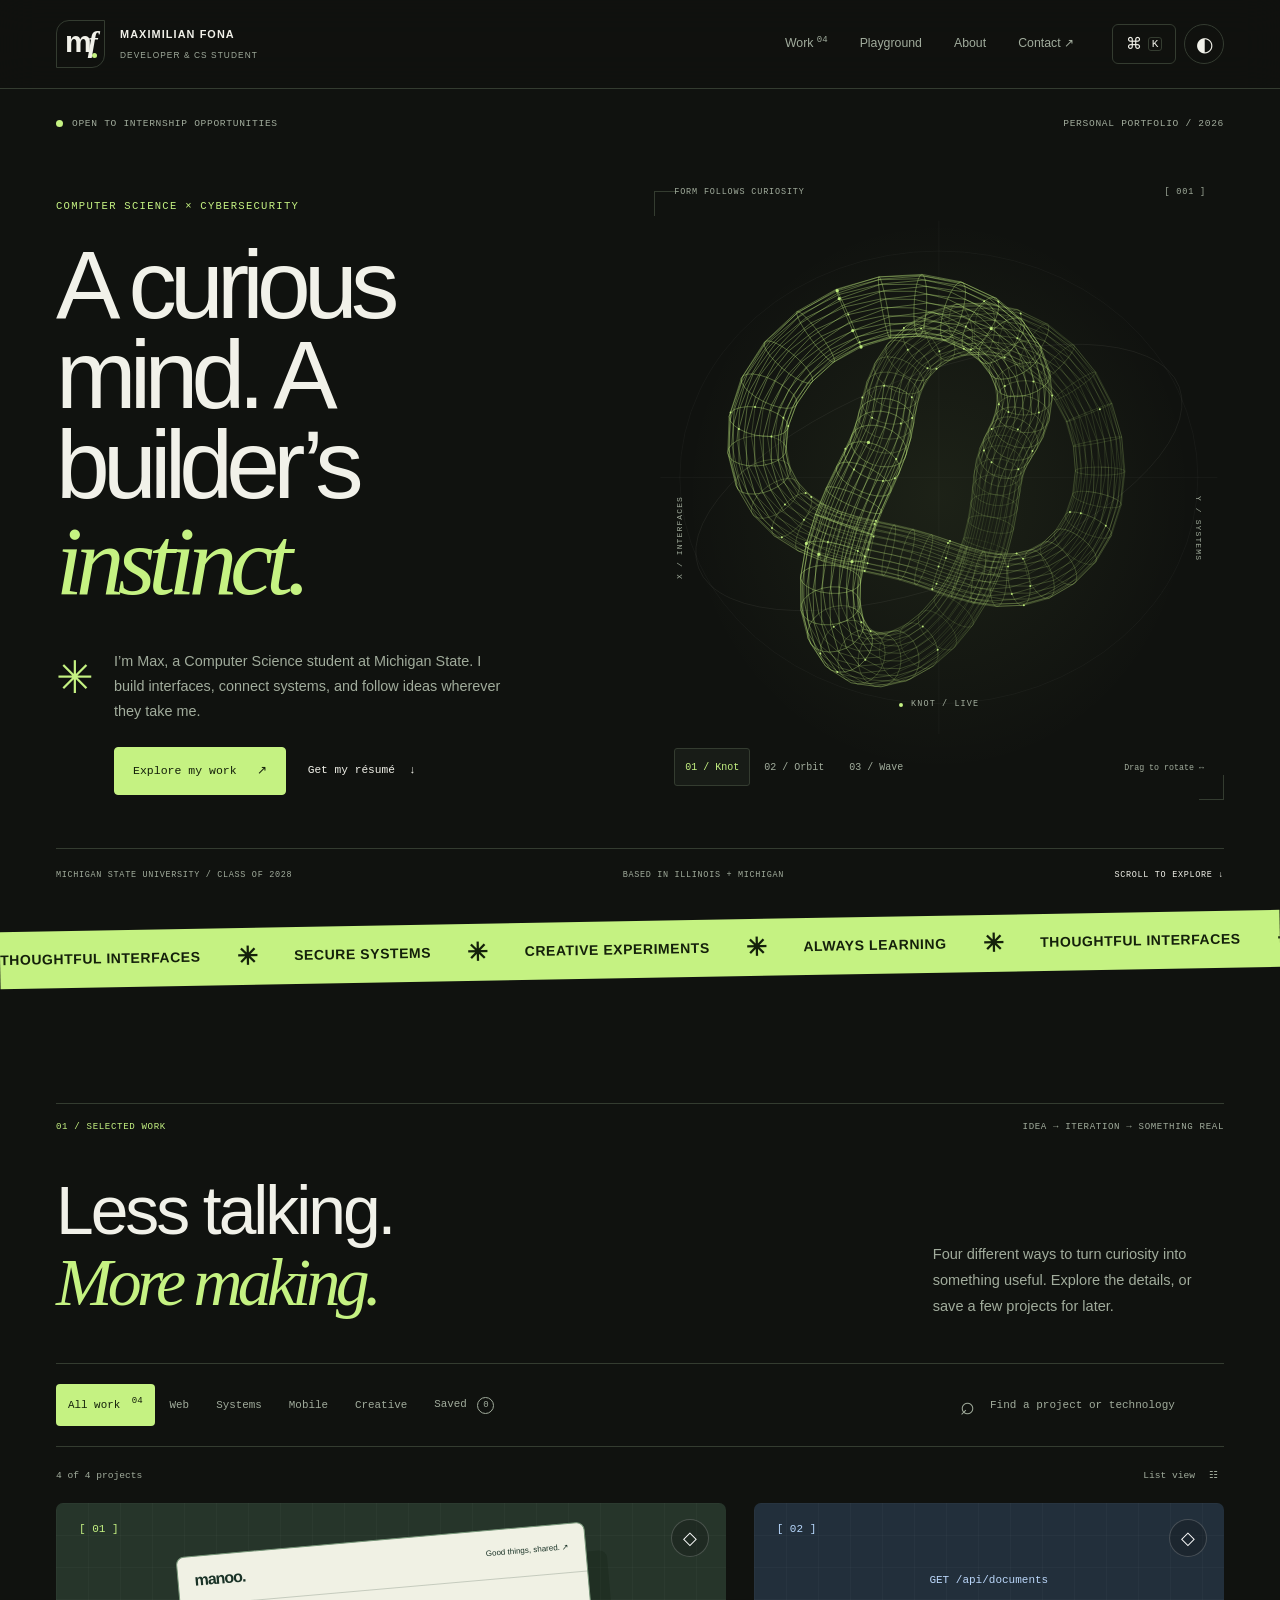
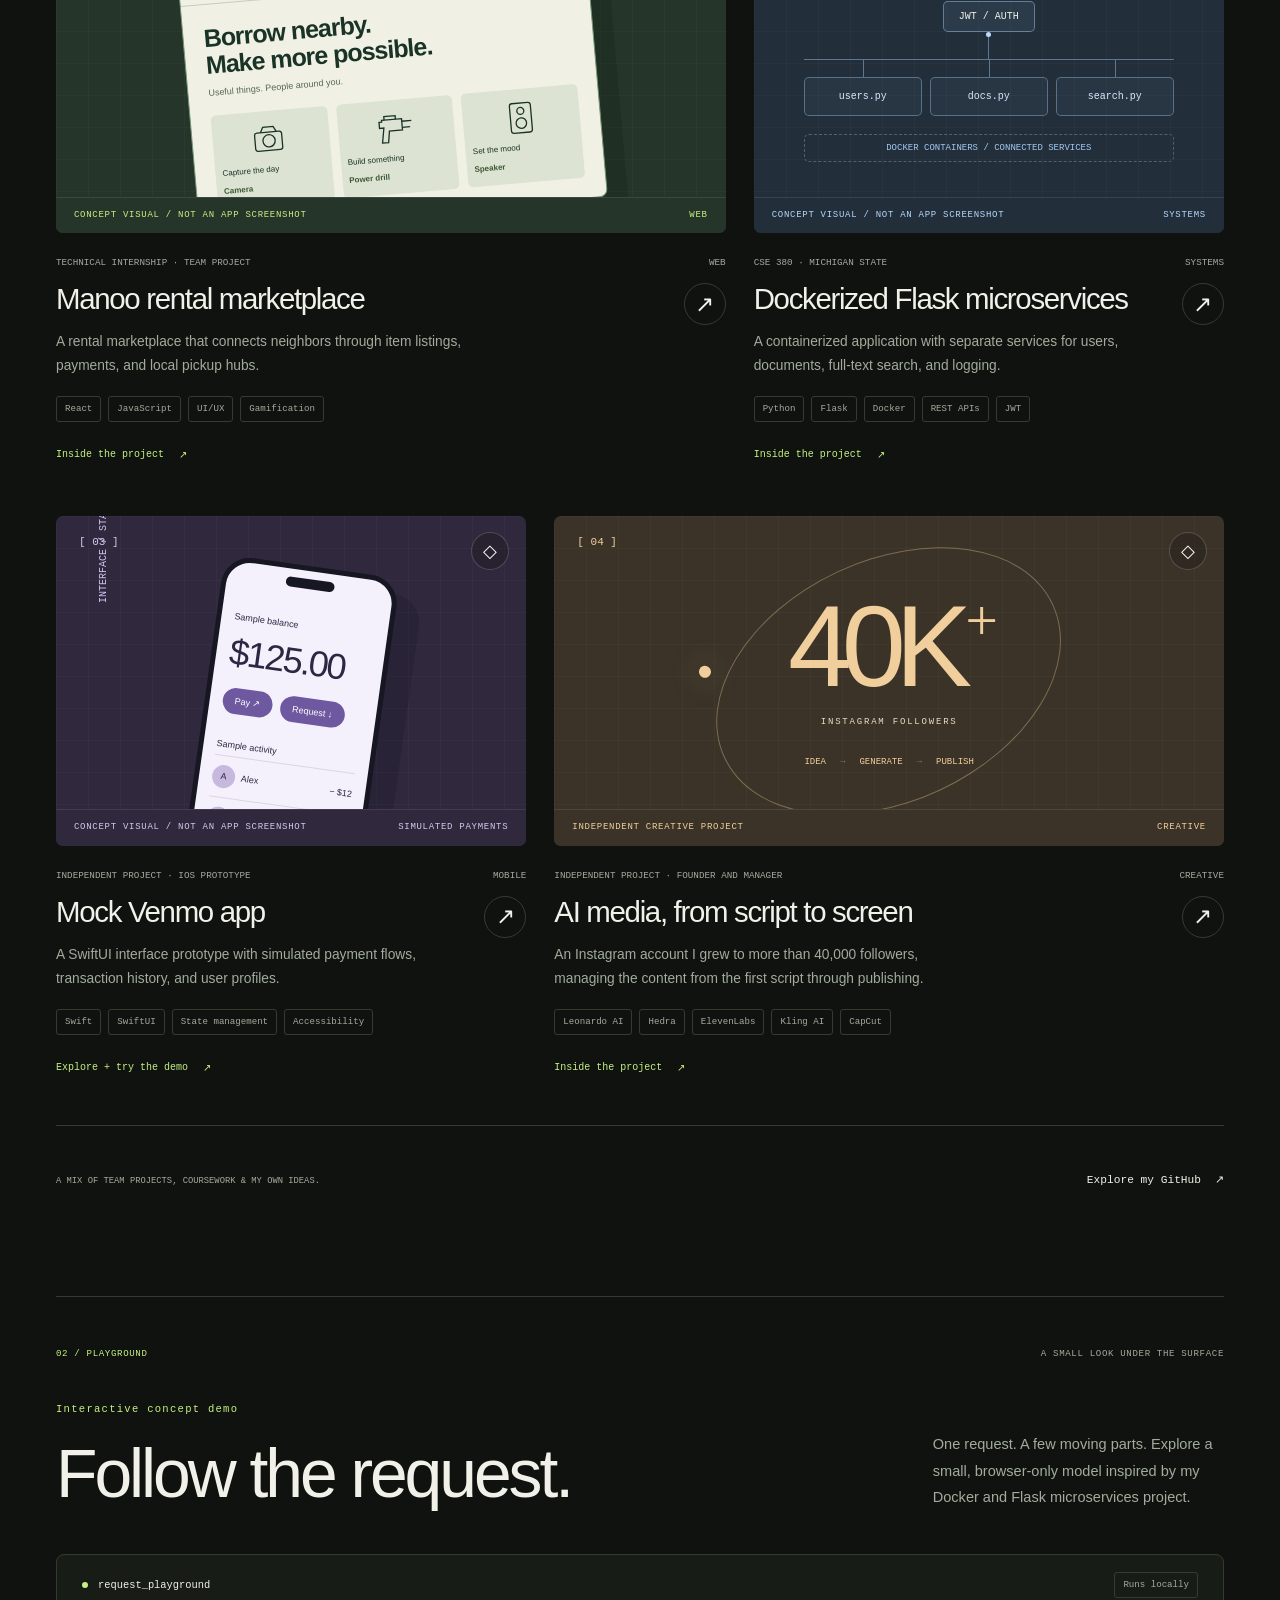
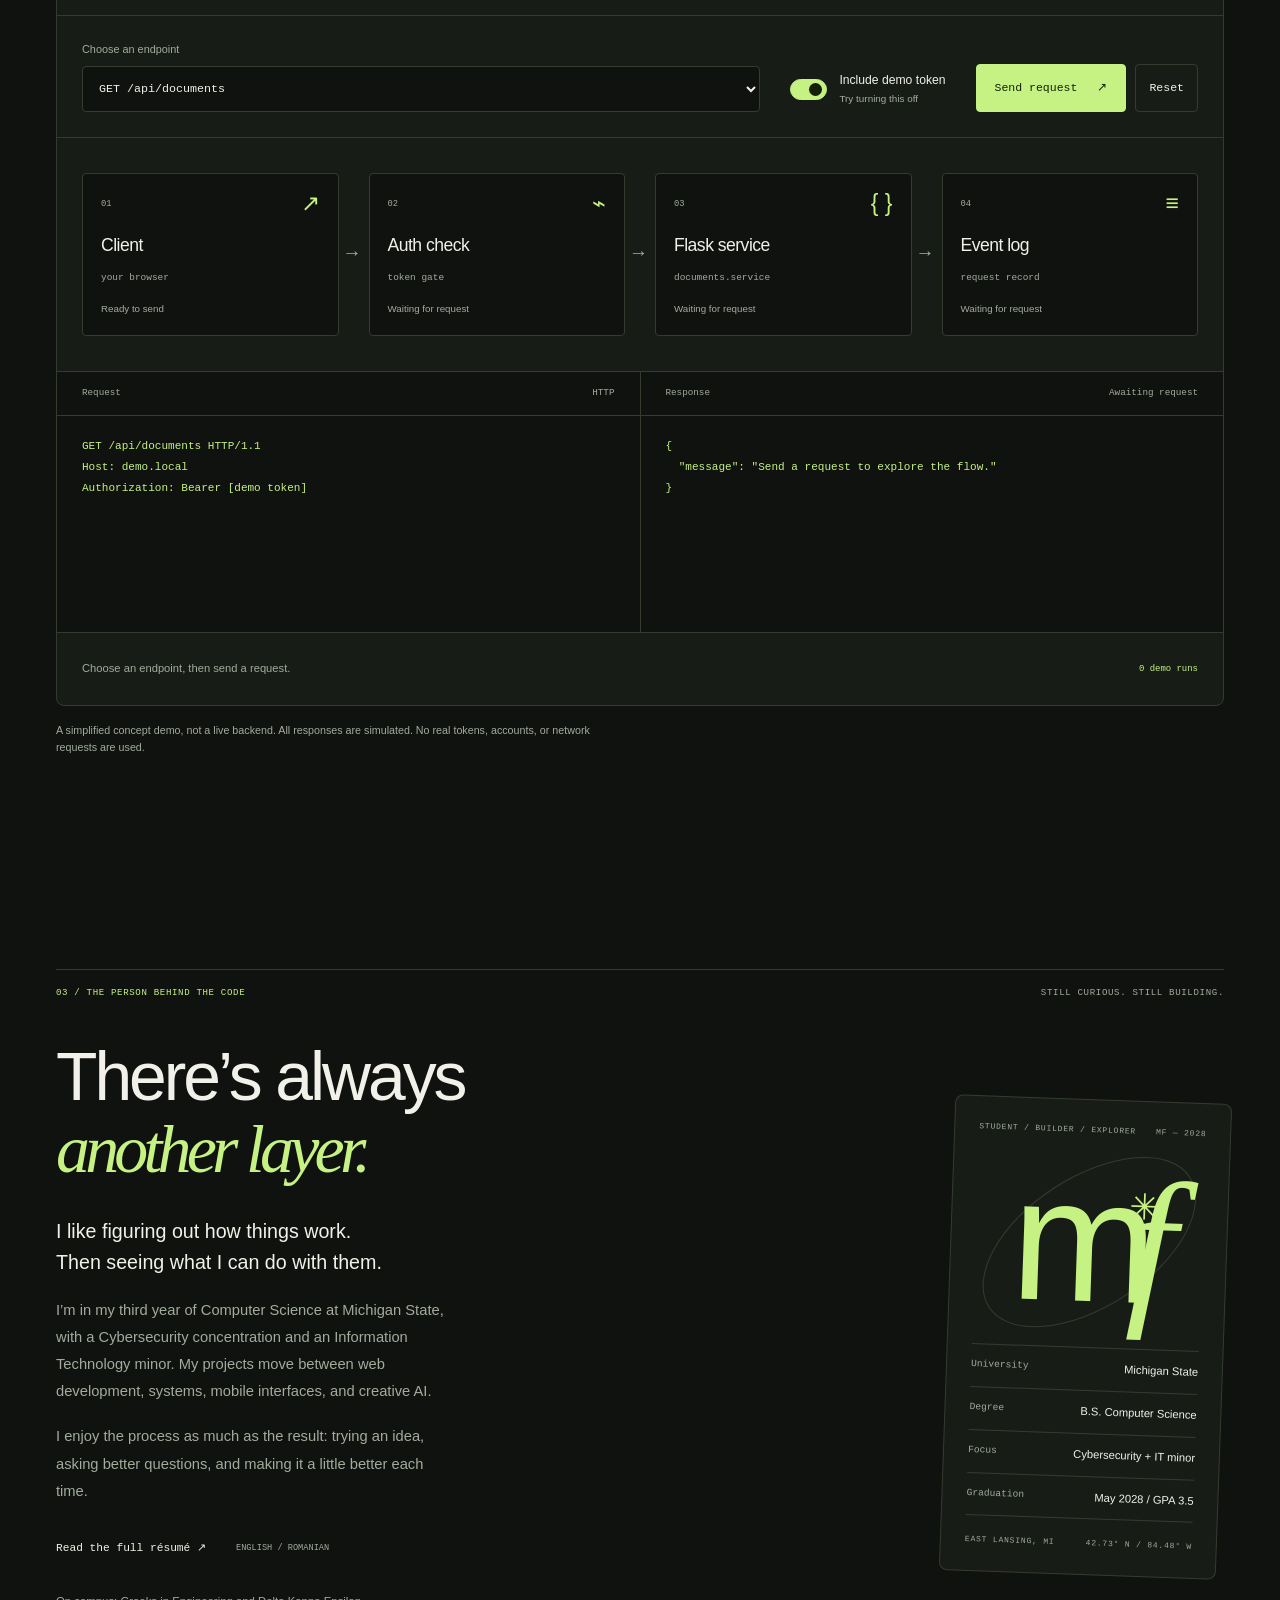
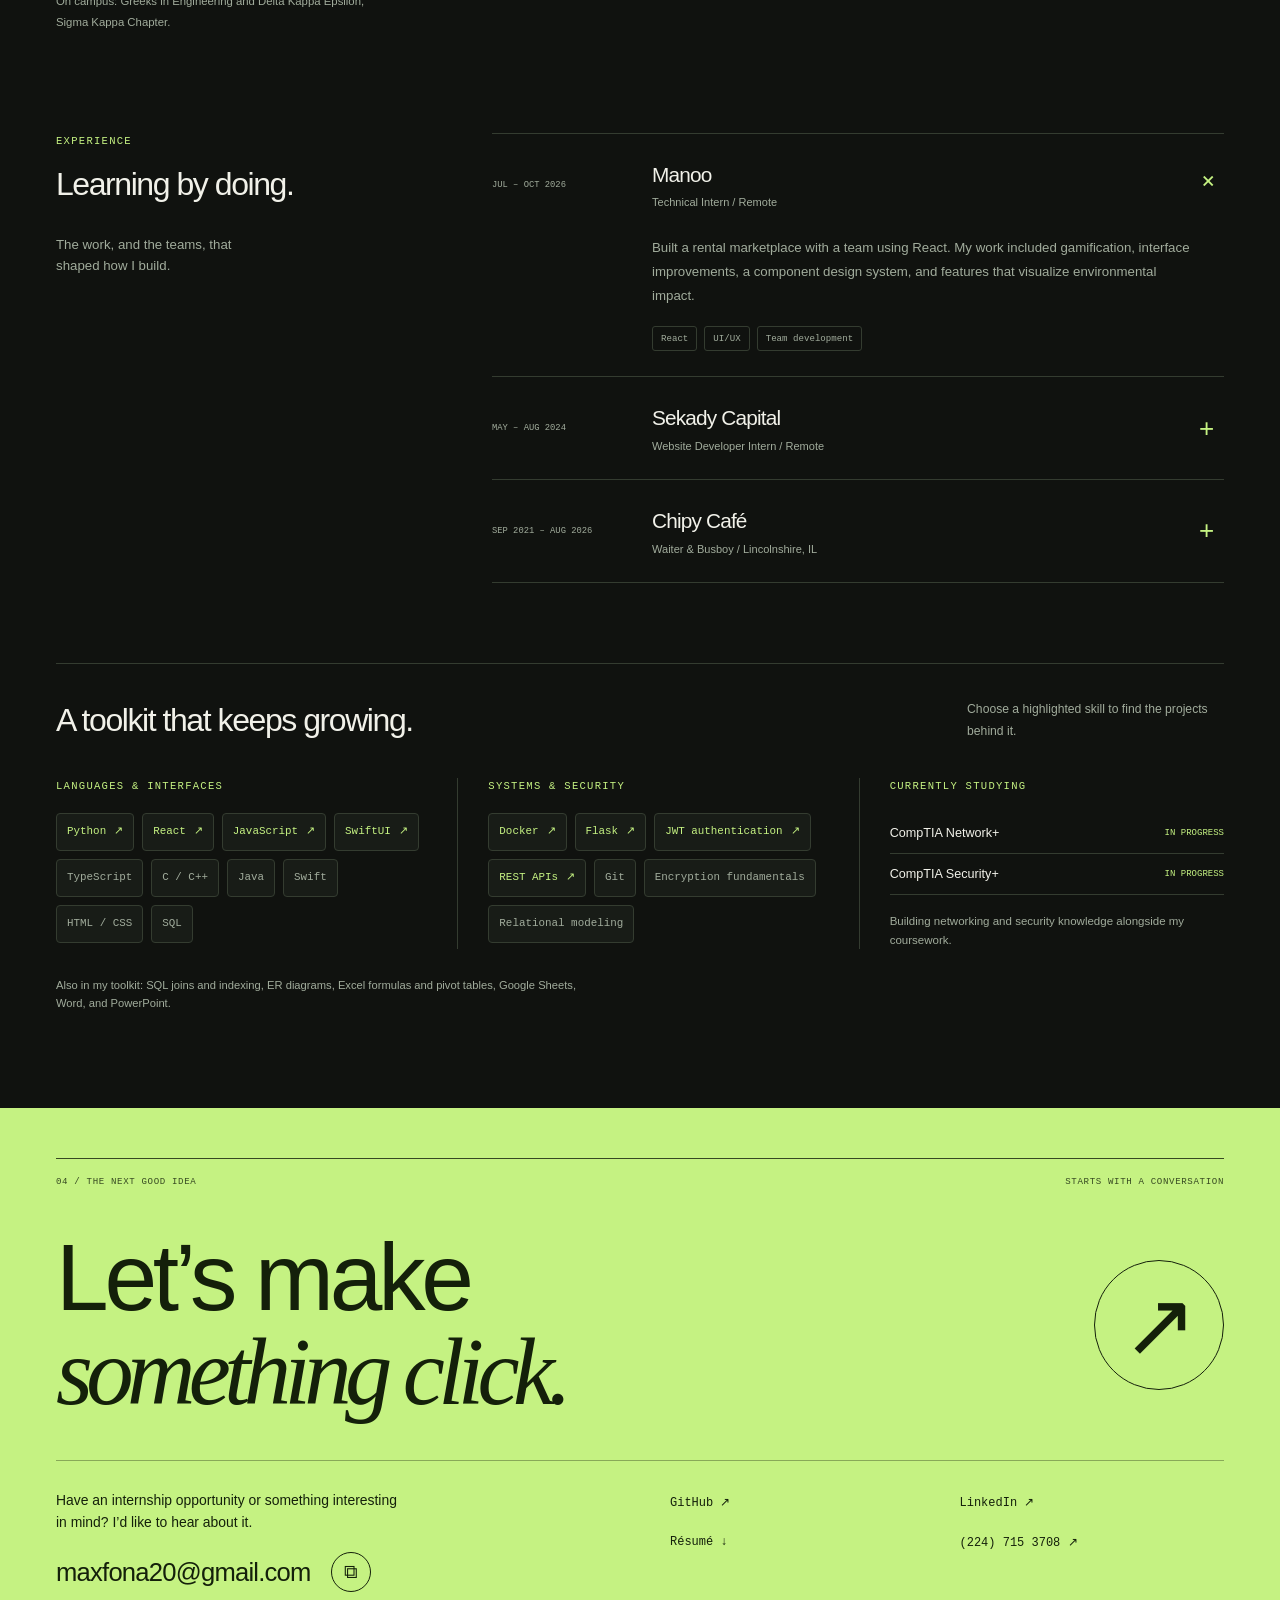
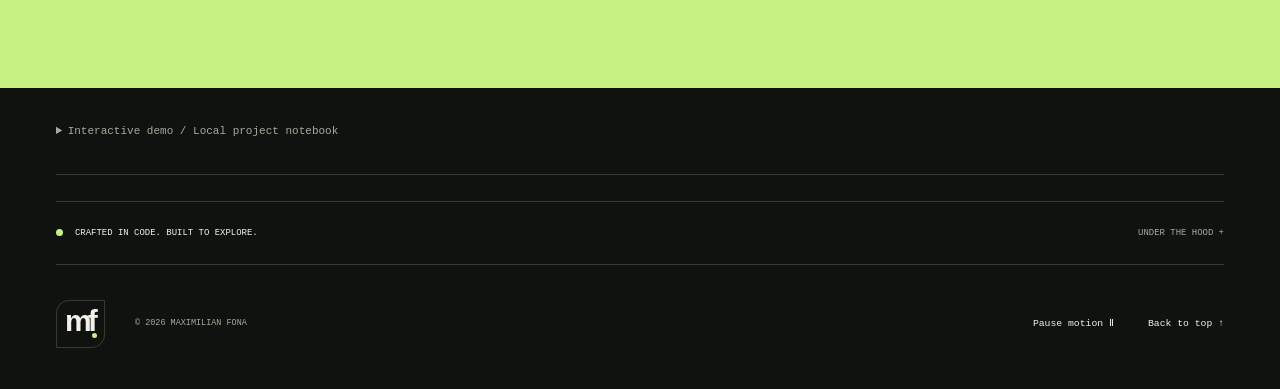
<file: index.html>
<!doctype html>
<html lang="en" data-theme="dark" data-motion="full">
<head>
<meta charset="utf-8"><meta name="viewport" content="width=device-width,initial-scale=1,viewport-fit=cover">
<meta name="color-scheme" content="dark light"><meta name="theme-color" content="#10120f">
<meta name="description" content="Maximilian Fona. Computer Science at Michigan State. Interfaces, secure systems, and creative experiments. Explore the work and try the interactive lab.">
<link rel="icon" type="image/png" href="download.png">
<title>Maximilian Fona • A curious mind. A builder’s instinct.</title>
<script src="preferences.js"></script><link rel="stylesheet" href="styles.css">
</head>
<body>
<a class="skip" href="#main">Skip to content</a>
<header class="top"><div class="topbar wrap">
<a href="#home" class="brand" aria-label="Maximilian Fona, home"><span class="brand-mark">m<span>f</span><i></i></span><span>MAXIMILIAN FONA<small>DEVELOPER & CS STUDENT</small></span></a>
<nav id="primary-nav" aria-label="Main navigation"><a href="#work">Work <sup>04</sup></a><a href="#lab">Playground</a><a href="#about">About</a><a href="#contact">Contact <span aria-hidden="true">↗</span></a></nav>
<div class="tools js-only"><button id="command-open" class="tool command-trigger" aria-label="Open command menu" aria-haspopup="dialog"><span aria-hidden="true">⌘</span><kbd>K</kbd></button><button id="theme-toggle" class="tool" aria-label="Use light theme" aria-pressed="false"><span aria-hidden="true">◐</span></button><button id="menu-toggle" class="tool menu-toggle" aria-label="Open navigation" aria-expanded="false" aria-controls="primary-nav"><span aria-hidden="true">☰</span></button></div>
</div><div id="scroll-progress" aria-hidden="true"></div></header>
<main id="main" tabindex="-1">
<section class="hero wrap" id="home" aria-labelledby="hero-heading">
<div class="hero-meta mono"><span><i class="status-dot"></i> OPEN TO INTERNSHIP OPPORTUNITIES</span><span class="edition">PERSONAL PORTFOLIO / 2026</span></div>
<div class="hero-grid">
<div class="hero-copy"><p class="eyebrow">COMPUTER SCIENCE × CYBERSECURITY</p><h1 id="hero-heading">A curious<br>mind. A<br>builder’s <em>instinct.</em></h1><div class="hero-intro"><span class="cross" aria-hidden="true">✳</span><div><p>I’m Max, a Computer Science student at Michigan State. I build interfaces, connect systems, and follow ideas wherever they take me.</p><div class="actions"><a class="btn primary" href="#work">Explore my work <span aria-hidden="true">↗</span></a><a class="text-link" href="Maximilian-Fona-Resume.pdf" download="Maximilian-Fona-Resume.pdf">Get my résumé <span aria-hidden="true">↓</span></a></div></div></div></div>
<div class="sculpture" id="sculpture"><div class="sculpture-top mono"><span>FORM FOLLOWS CURIOSITY</span><span id="formation-number">[ 001 ]</span></div><canvas id="hero-canvas" aria-hidden="true"></canvas><div class="sculpture-fallback" aria-hidden="true"><span></span><span></span><span></span></div><span class="axis axis-x mono" aria-hidden="true">X / INTERFACES</span><span class="axis axis-y mono" aria-hidden="true">Y / SYSTEMS</span><div class="orb-label mono"><i class="status-dot"></i><span id="sculpture-state">GENERATIVE STUDY</span></div><div class="sculpture-bottom js-only"><div class="shape-controls" role="group" aria-label="Sculpture shape"><button data-shape="knot" aria-pressed="true">01 / Knot</button><button data-shape="globe" aria-pressed="false">02 / Orbit</button><button data-shape="wave" aria-pressed="false">03 / Wave</button></div><p class="mono">Drag to rotate <span aria-hidden="true">↔</span></p></div></div>
</div>
<div class="hero-foot mono"><span>MICHIGAN STATE UNIVERSITY <span class="muted">/</span> CLASS OF 2028</span><span>BASED IN ILLINOIS + MICHIGAN</span><a href="#work">SCROLL TO EXPLORE <span aria-hidden="true">↓</span></a></div>
</section>
<div class="ticker" aria-hidden="true"><div><span>THOUGHTFUL INTERFACES</span><i>✳</i><span>SECURE SYSTEMS</span><i>✳</i><span>CREATIVE EXPERIMENTS</span><i>✳</i><span>ALWAYS LEARNING</span><i>✳</i><span>THOUGHTFUL INTERFACES</span><i>✳</i><span>SECURE SYSTEMS</span><i>✳</i><span>CREATIVE EXPERIMENTS</span><i>✳</i><span>ALWAYS LEARNING</span><i>✳</i></div></div>
<section class="section wrap" id="work" aria-labelledby="work-heading"><div class="section-marker mono"><span>01 / SELECTED WORK</span><span>IDEA → ITERATION → SOMETHING REAL</span></div><div class="section-head"><h2 id="work-heading">Less talking.<br><em>More making.</em></h2><p>Four different ways to turn curiosity into something useful. Explore the details, or save a few projects for later.</p></div>
<div class="project-toolbar js-only"><div class="filters" role="group" aria-label="Filter projects"><button data-filter="all" aria-pressed="true">All work <sup>04</sup></button><button data-filter="web" aria-pressed="false">Web</button><button data-filter="systems" aria-pressed="false">Systems</button><button data-filter="mobile" aria-pressed="false">Mobile</button><button data-filter="creative" aria-pressed="false">Creative</button><button data-filter="saved" aria-pressed="false">Saved <span id="saved-count">0</span></button></div><div class="search-wrap"><label for="project-search" class="sr-only">Search projects and technologies</label><span aria-hidden="true">⌕</span><input id="project-search" type="search" placeholder="Find a project or technology" maxlength="100" autocomplete="off"></div></div>
<div class="project-results js-only"><p id="project-count" role="status" aria-live="polite">4 projects to explore</p><button id="view-toggle" class="text-link" aria-pressed="false">List view <span aria-hidden="true">☷</span></button></div>
<div class="project-grid" id="project-grid"><article class="project-card" data-project="manoo" data-accent="mint" aria-labelledby="title-manoo"><div class="project-preview"><div aria-hidden="true" class="preview-index">[ 01 ]</div><button class="bookmark js-only" data-save="manoo" aria-pressed="false" aria-label="Save Manoo rental marketplace">◇</button><div class="art-container" aria-hidden="true"><div class="mock-window"><div class="mock-window-top"><b>manoo.</b><span>Good things, shared. ↗</span></div><div class="mock-window-body"><strong>Borrow nearby.<br>Make more possible.</strong><small>Useful things. People around you.</small><div class="rental-items"><div><div class="rental-icon"><svg viewBox="0 0 48 40" fill="none" stroke="currentColor" stroke-width="1.5"><rect x="6" y="11" width="31" height="21" rx="3"/><path d="M13 11l3-6h12l3 6"/><circle cx="22" cy="21" r="7"/></svg></div><span>Capture the day</span><small>Camera</small></div><div><div class="rental-icon"><svg viewBox="0 0 48 40" fill="none" stroke="currentColor" stroke-width="1.5"><path d="M8 9h23v13H16l-2 13H7l3-17H5V11h3z"/><path d="M31 12h11m-11 7h9M11 9V5h13v4"/></svg></div><span>Build something</span><small>Power drill</small></div><div><div class="rental-icon"><svg viewBox="0 0 48 40" fill="none" stroke="currentColor" stroke-width="1.5"><rect x="11" y="3" width="24" height="34" rx="3"/><circle cx="23" cy="12" r="4"/><circle cx="23" cy="26" r="6"/></svg></div><span>Set the mood</span><small>Speaker</small></div></div></div></div></div><div class="preview-note"><span>CONCEPT VISUAL / NOT AN APP SCREENSHOT</span><span>WEB</span></div></div><div class="project-info"><div class="project-kicker"><span>Technical internship · Team project</span><span>web</span></div><div class="project-title-row"><h3 id="title-manoo">Manoo rental marketplace</h3><button class="case-trigger js-only" data-case="manoo" aria-label="Explore Manoo rental marketplace">↗</button></div><p>A rental marketplace that connects neighbors through item listings, payments, and local pickup hubs.</p><div class="tags"><span class="tag">React</span><span class="tag">JavaScript</span><span class="tag">UI/UX</span><span class="tag">Gamification</span></div><button class="card-open js-only" data-case="manoo">Inside the project <span aria-hidden="true">↗</span></button><details class="project-details"><summary>My contribution</summary><ul><li>Built marketplace features with the team, including listings, in-app payments, and hub pickup and dropoff.</li><li>Implemented XP, levels, streaks, achievements, and leaderboards.</li><li>Refined the component design system, branding, and interactive features using stakeholder feedback.</li><li>Contributed to carbon footprint tracking that measures and visualizes users’ environmental impact.</li></ul></details></div></article>
<article class="project-card" data-project="flask" data-accent="blue" aria-labelledby="title-flask"><div class="project-preview"><div aria-hidden="true" class="preview-index">[ 02 ]</div><button class="bookmark js-only" data-save="flask" aria-pressed="false" aria-label="Save Dockerized Flask microservices">◇</button><div class="art-container" aria-hidden="true"><div class="flow-preview"><div class="mini-top">GET /api/documents</div><div class="flow-client">JWT / AUTH</div><div class="flow-stem"></div><div class="flow-branches"><span>users.py</span><span>docs.py</span><span>search.py</span></div><div class="flow-base">DOCKER CONTAINERS / CONNECTED SERVICES</div></div></div><div class="preview-note"><span>CONCEPT VISUAL / NOT AN APP SCREENSHOT</span><span>SYSTEMS</span></div></div><div class="project-info"><div class="project-kicker"><span>CSE 380 · Michigan State</span><span>systems</span></div><div class="project-title-row"><h3 id="title-flask">Dockerized Flask microservices</h3><button class="case-trigger js-only" data-case="flask" aria-label="Explore Dockerized Flask microservices">↗</button></div><p>A containerized application with separate services for users, documents, full-text search, and logging.</p><div class="tags"><span class="tag">Python</span><span class="tag">Flask</span><span class="tag">Docker</span><span class="tag">REST APIs</span><span class="tag">JWT</span></div><button class="card-open js-only" data-case="flask">Inside the project <span aria-hidden="true">↗</span></button><details class="project-details"><summary>My contribution</summary><ul><li>Built a microservices application using Flask, Docker, and REST APIs.</li><li>Implemented JWT authentication and communication between services.</li><li>Created services for user management, document handling, full-text search, and logging.</li><li>Applied security principles centered on confidentiality, integrity, and availability.</li></ul></details></div></article>
<article class="project-card" data-project="venmo" data-accent="lilac" aria-labelledby="title-venmo"><div class="project-preview"><div aria-hidden="true" class="preview-index">[ 03 ]</div><button class="bookmark js-only" data-save="venmo" aria-pressed="false" aria-label="Save Mock Venmo app">◇</button><div class="art-container" aria-hidden="true"><span class="phone-caption">INTERFACE / STATE / INTERACTION</span><div class="phone-preview"><div class="phone-notch"></div><small>Sample balance</small><strong>$125.00</strong><div class="phone-buttons"><span>Pay ↗</span><span>Request ↓</span></div><small>Sample activity</small><div class="phone-row"><i>A</i><span>Alex</span><span>− $12</span></div><div class="phone-row"><i>J</i><span>Jamie</span><span>+ $24</span></div><div class="phone-row"><i>S</i><span>Sam</span><span>− $8</span></div></div></div><div class="preview-note"><span>CONCEPT VISUAL / NOT AN APP SCREENSHOT</span><span>SIMULATED PAYMENTS</span></div></div><div class="project-info"><div class="project-kicker"><span>Independent project · iOS prototype</span><span>mobile</span></div><div class="project-title-row"><h3 id="title-venmo">Mock Venmo app</h3><button class="case-trigger js-only" data-case="venmo" aria-label="Explore Mock Venmo app">↗</button></div><p>A SwiftUI interface prototype with simulated payment flows, transaction history, and user profiles.</p><div class="tags"><span class="tag">Swift</span><span class="tag">SwiftUI</span><span class="tag">State management</span><span class="tag">Accessibility</span></div><button class="card-open js-only" data-case="venmo">Explore + try the demo <span aria-hidden="true">↗</span></button><details class="project-details"><summary>My contribution</summary><ul><li>Recreated payment transfer flows, transaction history, and profile screens with clear navigation.</li><li>Built custom components and animations with attention to visual hierarchy and responsive layouts.</li><li>Practiced state management, accessibility, and user flow design.</li><li>Kept payments simulated as part of a front-end learning project.</li></ul></details></div></article>
<article class="project-card" data-project="ai" data-accent="amber" aria-labelledby="title-ai"><div class="project-preview"><div aria-hidden="true" class="preview-index">[ 04 ]</div><button class="bookmark js-only" data-save="ai" aria-pressed="false" aria-label="Save AI media, from script to screen">◇</button><div class="art-container" aria-hidden="true"><div class="creative-preview"><div class="creative-orbit"></div><div class="creative-number">40K<span>+</span></div><div class="creative-caption">INSTAGRAM FOLLOWERS</div><div class="creative-steps"><span>IDEA</span><i>→</i><span>GENERATE</span><i>→</i><span>PUBLISH</span></div></div></div><div class="preview-note"><span>INDEPENDENT CREATIVE PROJECT</span><span>CREATIVE</span></div></div><div class="project-info"><div class="project-kicker"><span>Independent project · Founder and manager</span><span>creative</span></div><div class="project-title-row"><h3 id="title-ai">AI media, from script to screen</h3><button class="case-trigger js-only" data-case="ai" aria-label="Explore AI media, from script to screen">↗</button></div><p>An Instagram account I grew to more than 40,000 followers, managing the content from the first script through publishing.</p><div class="tags"><span class="tag">Leonardo AI</span><span class="tag">Hedra</span><span class="tag">ElevenLabs</span><span class="tag">Kling AI</span><span class="tag">CapCut</span></div><button class="card-open js-only" data-case="ai">Inside the project <span aria-hidden="true">↗</span></button><details class="project-details"><summary>My contribution</summary><ul><li>Managed content strategy, production, publishing, and audience growth.</li><li>Built an AI content workflow for a recurring short video series.</li><li>Developed an AI news broadcast format with scripting, generated visuals and voice, and editing.</li><li>Independently maintained the content calendar and publishing schedule.</li></ul></details></div></article></div><div class="empty" id="project-empty" hidden><h3>Nothing here. Yet.</h3><p>Try a different search, or save a project using its bookmark button.</p><button id="reset-filters" class="btn">Show all projects</button></div>
<div class="work-foot"><p class="mono">A MIX OF TEAM PROJECTS, COURSEWORK & MY OWN IDEAS.</p><a href="https://github.com/maxfona20" target="_blank" rel="noopener noreferrer" class="text-link">Explore my GitHub <span aria-hidden="true">↗</span><span class="sr-only"> (new tab)</span></a></div>
</section>
<section id="lab" class="section lab-section" aria-labelledby="lab-heading">
  <div class="section-marker mono"><span>02 / PLAYGROUND</span><span>A SMALL LOOK UNDER THE SURFACE</span></div>
  <div class="section-head">
    <div>
      <p class="eyebrow">Interactive concept demo</p>
      <h2 id="lab-heading">Follow the request.</h2>
    </div>
    <p>One request. A few moving parts. Explore a small, browser-only model inspired by my Docker and Flask microservices project.</p>
  </div>

  <div class="lab-console" data-lab-state="ready">
    <div class="lab-console-top">
      <span class="mono lab-console-title"><span class="lab-status-dot" aria-hidden="true"></span> request_playground</span>
      <span class="tag">Runs locally</span>
    </div>
    <div class="lab-controls">
      <div class="lab-endpoint-control">
        <label for="lab-endpoint">Choose an endpoint</label>
        <select id="lab-endpoint" class="mono">
          <option value="documents">GET /api/documents</option>
          <option value="users">GET /api/users/me</option>
          <option value="search">GET /api/search?q=security</option>
        </select>
      </div>
      <label class="lab-auth-control" for="lab-auth">
        <input type="checkbox" id="lab-auth" checked>
        <span class="lab-toggle" aria-hidden="true"></span>
        <span>Include demo token<small>Try turning this off</small></span>
      </label>
      <div class="lab-actions">
        <button id="lab-send" class="btn primary" type="button" disabled>Send request <span aria-hidden="true">↗</span></button>
        <button id="lab-reset" class="btn lab-reset" type="button" disabled>Reset</button>
      </div>
    </div>

    <ol class="lab-flow" aria-label="Request journey">
      <li class="lab-node" data-phase="client" data-state="waiting">
        <div class="lab-node-top"><span class="lab-node-number mono" aria-hidden="true">01</span><span class="lab-node-mark" aria-hidden="true">↗</span></div>
        <h3>Client</h3><span class="lab-node-sub mono">your browser</span>
        <p class="lab-phase-status">Ready to send</p>
      </li>
      <li class="lab-node" data-phase="auth" data-state="waiting">
        <div class="lab-node-top"><span class="lab-node-number mono" aria-hidden="true">02</span><span class="lab-node-mark" aria-hidden="true">⌁</span></div>
        <h3>Auth check</h3><span class="lab-node-sub mono">token gate</span>
        <p class="lab-phase-status">Waiting for request</p>
      </li>
      <li class="lab-node" data-phase="service" data-state="waiting">
        <div class="lab-node-top"><span class="lab-node-number mono" aria-hidden="true">03</span><span class="lab-node-mark" aria-hidden="true">{ }</span></div>
        <h3>Flask service</h3><span id="lab-service-name" class="lab-node-sub mono">documents.service</span>
        <p class="lab-phase-status">Waiting for request</p>
      </li>
      <li class="lab-node" data-phase="log" data-state="waiting">
        <div class="lab-node-top"><span class="lab-node-number mono" aria-hidden="true">04</span><span class="lab-node-mark" aria-hidden="true">≡</span></div>
        <h3>Event log</h3><span class="lab-node-sub mono">request record</span>
        <p class="lab-phase-status">Waiting for request</p>
      </li>
    </ol>

    <div class="lab-code-grid">
      <div class="lab-code-panel">
        <div class="lab-panel-label mono"><span>Request</span><span>HTTP</span></div>
        <pre tabindex="0" aria-label="Example HTTP request"><code id="lab-request">GET /api/documents HTTP/1.1
Host: demo.local
Authorization: Bearer [demo token]</code></pre>
      </div>
      <div class="lab-code-panel">
        <div class="lab-panel-label mono"><span>Response</span><span id="lab-response-status" data-result="ready">Awaiting request</span></div>
        <pre tabindex="0" aria-label="Simulated JSON response"><code id="lab-response">{
  "message": "Send a request to explore the flow."
}</code></pre>
      </div>
    </div>
    <div class="lab-footer">
      <p id="lab-result" class="lab-result" role="status" aria-live="polite" aria-atomic="true">Choose an endpoint, then send a request.</p>
      <span id="lab-run-count" class="mono lab-run-count">0 demo runs</span>
    </div>
  </div>
  <p class="lab-footnote">A simplified concept demo, not a live backend. All responses are simulated. No real tokens, accounts, or network requests are used.</p>
  <noscript><p class="lab-footnote">Enable JavaScript to try the request demo. The flow above shows how a request moves through a client, an authentication check, a service, and logging.</p></noscript>
</section>

<section class="section wrap" id="about" aria-labelledby="about-heading"><div class="section-marker mono"><span>03 / THE PERSON BEHIND THE CODE</span><span>STILL CURIOUS. STILL BUILDING.</span></div><div class="about-grid"><div><h2 id="about-heading">There’s always<br><em>another layer.</em></h2><p class="about-lead">I like figuring out how things work.<br>Then seeing what I can do with them.</p><p>I’m in my third year of Computer Science at Michigan State, with a Cybersecurity concentration and an Information Technology minor. My projects move between web development, systems, mobile interfaces, and creative AI.</p><p>I enjoy the process as much as the result: trying an idea, asking better questions, and making it a little better each time.</p><div class="about-links"><a class="text-link" href="Maximilian-Fona-Resume.pdf" download>Read the full résumé ↗</a><span class="mono">ENGLISH / ROMANIAN</span></div><p class="community-note">On campus: Greeks in Engineering and Delta Kappa Epsilon, Sigma Kappa Chapter.</p></div>
<div class="identity-card"><div class="id-top mono"><span>STUDENT / BUILDER / EXPLORER</span><span>MF — 2028</span></div><div class="id-art" aria-hidden="true"><span>m<span>f</span></span><div class="id-orbit"></div><i class="id-star">✳</i></div><dl><div><dt>University</dt><dd>Michigan State</dd></div><div><dt>Degree</dt><dd>B.S. Computer Science</dd></div><div><dt>Focus</dt><dd>Cybersecurity + IT minor</dd></div><div><dt>Graduation</dt><dd>May 2028 / GPA 3.5</dd></div></dl><div class="id-bottom mono">EAST LANSING, MI <span>42.73° N / 84.48° W</span></div></div></div>
<div class="journey" id="experience"><div class="journey-heading"><p class="eyebrow">EXPERIENCE</p><h3>Learning by doing.</h3><p>The work, and the teams, that shaped how I build.</p></div><div class="timeline"><details open><summary><span class="timeline-date mono">JUL – OCT 2026</span><span><strong>Manoo</strong><small>Technical Intern / Remote</small></span><span class="detail-plus" aria-hidden="true">+</span></summary><div class="timeline-body"><p>Built a rental marketplace with a team using React. My work included gamification, interface improvements, a component design system, and features that visualize environmental impact.</p><div class="tags"><span class="tag">React</span><span class="tag">UI/UX</span><span class="tag">Team development</span></div></div></details><details><summary><span class="timeline-date mono">MAY – AUG 2024</span><span><strong>Sekady Capital</strong><small>Website Developer Intern / Remote</small></span><span class="detail-plus" aria-hidden="true">+</span></summary><div class="timeline-body"><p>Developed website features with HTML, CSS, and JavaScript. Contributed to requirements, planning, and code reviews focused on maintainability.</p><div class="tags"><span class="tag">JavaScript</span><span class="tag">HTML/CSS</span><span class="tag">Code review</span></div></div></details><details><summary><span class="timeline-date mono">SEP 2021 – AUG 2026</span><span><strong>Chipy Café</strong><small>Waiter & Busboy / Lincolnshire, IL</small></span><span class="detail-plus" aria-hidden="true">+</span></summary><div class="timeline-body"><p>Balanced customer and kitchen requests during busy service, handled payments, and learned to stay organized and communicate clearly under pressure.</p></div></details></div></div>
<div class="toolkit" id="skills"><div class="section-head"><h3>A toolkit that keeps growing.</h3><p>Choose a highlighted skill to find the projects behind it.</p></div><div class="toolkit-grid"><div><p class="eyebrow">LANGUAGES & INTERFACES</p><div class="skill-cloud"><a href="#work" data-tech="Python">Python</a><a href="#work" data-tech="React">React</a><a href="#work" data-tech="JavaScript">JavaScript</a><a href="#work" data-tech="SwiftUI">SwiftUI</a><span>TypeScript</span><span>C / C++</span><span>Java</span><span>Swift</span><span>HTML / CSS</span><span>SQL</span></div></div><div><p class="eyebrow">SYSTEMS & SECURITY</p><div class="skill-cloud"><a href="#work" data-tech="Docker">Docker</a><a href="#work" data-tech="Flask">Flask</a><a href="#work" data-tech="JWT">JWT authentication</a><a href="#work" data-tech="REST">REST APIs</a><span>Git</span><span>Encryption fundamentals</span><span>Relational modeling</span></div></div><div class="learning"><p class="eyebrow">CURRENTLY STUDYING</p><div><span>CompTIA Network+</span><small>IN PROGRESS</small></div><div><span>CompTIA Security+</span><small>IN PROGRESS</small></div><p>Building networking and security knowledge alongside my coursework.</p></div></div><p class="toolkit-note">Also in my toolkit: SQL joins and indexing, ER diagrams, Excel formulas and pivot tables, Google Sheets, Word, and PowerPoint.</p></div>
</section>
<section class="contact-section" id="contact" aria-labelledby="contact-heading"><div class="wrap"><div class="section-marker mono"><span>04 / THE NEXT GOOD IDEA</span><span>STARTS WITH A CONVERSATION</span></div><div class="contact-heading"><h2 id="contact-heading">Let’s make<br><em>something click.</em></h2><a class="contact-arrow" href="mailto:maxfona20@gmail.com" aria-label="Email Maximilian Fona">↗</a></div><div class="contact-bottom"><div><p>Have an internship opportunity or something interesting in mind? I’d like to hear about it.</p><div class="email-row"><a href="mailto:maxfona20@gmail.com">maxfona20@gmail.com</a><button class="tool js-only" id="copy-email" aria-label="Copy email address">⧉</button></div><p id="copy-status" role="status" class="copy-status"></p></div><div class="social-links"><a href="https://github.com/maxfona20" target="_blank" rel="noopener noreferrer">GitHub ↗<span class="sr-only"> (new tab)</span></a><a href="https://www.linkedin.com/in/maximilian-fona" target="_blank" rel="noopener noreferrer">LinkedIn ↗<span class="sr-only"> (new tab)</span></a><a href="Maximilian-Fona-Resume.pdf" download>Résumé ↓</a><a href="tel:+12247153708">(224) 715 3708 ↗</a></div></div></div></section>
<div class="wrap"><details class="notebook js-only" id="notebook"><summary>Interactive demo / Local project notebook</summary><div class="notebook-body"><h2>Try the project notebook.</h2><p>A small browser-storage demo. Add, edit, export, or remove your own project notes. They stay in this browser and don’t change the portfolio above or publish anything. Export a backup before changing browsers or clearing site data.</p><p class="storage-note" id="storage-note" role="status"></p><div class="note-grid">
 <form id="project-form" class="project-form" aria-describedby="form-error"><div class="field"><label for="pf-title">Project title (required)</label><input id="pf-title" name="projectTitle" maxlength="80" required autocomplete="off"></div><div class="field"><label for="pf-desc">Description</label><textarea id="pf-desc" name="description" maxlength="500" rows="3"></textarea></div><div class="field"><label for="pf-tags">Technologies</label><input id="pf-tags" name="tags" maxlength="200" autocomplete="off" aria-describedby="tag-hint"><small id="tag-hint">Comma-separated, up to 8 tags.</small></div><div class="field"><label for="pf-link">Project URL (optional)</label><input id="pf-link" name="projectUrl" type="url" maxlength="1000" placeholder="https://…" autocomplete="off" aria-describedby="url-hint"><small id="url-hint">A complete http:// or https:// address.</small></div><p id="form-error" class="form-error" role="alert"></p><div class="actions"><button class="btn primary" type="submit" id="save-project">Add project</button><button class="btn" type="button" id="cancel-edit" hidden>Cancel edit</button></div></form>
 <div><div class="local-toolbar"><span class="mono muted" id="local-count">0 saved projects</span><button class="btn small-btn" id="export-projects" type="button">Export JSON</button></div><ul class="local-list" id="local-list"></ul><p class="muted" id="local-empty">Your notebook is empty. Add a project to try it.</p><p id="notebook-status" class="notice" role="status" aria-live="polite"></p><button class="btn small-btn" type="button" id="undo-delete" hidden>Undo last deletion</button></div>
 </div></div></details><details class="site-details"><summary><span class="status-dot"></span><span class="mono">CRAFTED IN CODE. BUILT TO EXPLORE.</span><span class="mono">UNDER THE HOOD +</span></summary><div class="site-detail-body"><div><h3>Small footprint. Plenty to explore.</h3><p>HTML, CSS, and vanilla JavaScript. The sculpture is drawn with Canvas. Everything runs locally, including the interactive concept demo. No frameworks, tracking, or external assets.</p></div><dl class="metrics"><div><dt>External dependencies</dt><dd>0</dd></div><div><dt>Canvas render rate</dt><dd id="fps-metric">Idle</dd></div><div><dt>Layout shift this visit</dt><dd id="cls-metric">Not measured</dd></div><div><dt>Motion</dt><dd id="motion-metric">System preference</dd></div></dl></div></details></div>
<noscript><p class="wrap noscript">All project summaries, experience, contact links, and the résumé work without JavaScript. Enable it to try the sculpture, filters, case studies, and interactive lab.</p></noscript>
</main>
<footer class="wrap"><a class="brand-mark" href="#home" aria-label="Back to top">mf<i></i></a><span class="mono">© 2026 MAXIMILIAN FONA</span><div class="footer-tools"><button class="text-link js-only" id="motion-toggle" aria-pressed="false">Pause motion Ⅱ</button><a href="#home" class="text-link">Back to top ↑</a></div></footer>
<div id="toast" role="status" aria-live="polite" class="toast"></div>
<dialog id="project-dialog" aria-labelledby="project-dialog-title"><div class="dialog-top mono"><span id="case-context">PROJECT NOTES</span><button class="tool" data-close="project-dialog" aria-label="Close project details">×</button></div><div id="case-content"></div></dialog>
<dialog id="command-dialog" aria-labelledby="command-heading"><div class="dialog-top"><h2 id="command-heading">Take a shortcut.</h2><button class="tool" data-close="command-dialog" aria-label="Close command menu">×</button></div><div class="dialog-body"><label class="sr-only" for="command-input">Search destinations and actions</label><input id="command-input" type="search" autocomplete="off" placeholder="Where do you want to go?" maxlength="100"><ul id="command-list" aria-label="Commands"></ul><p id="command-empty" hidden>No matching commands.</p></div><p class="command-hint mono">↑ ↓ MOVE &nbsp; ENTER SELECT &nbsp; ESC CLOSE</p></dialog>
<script src="wallet.js"></script><script src="projects.js"></script><script src="script.js"></script><script src="sculpture.js"></script><script src="lab.js"></script><script src="notebook.js"></script>
</body></html>
</file>
<file: styles.css>
/* A quiet technical foundation with an oversized editorial surface. */
:root{--bg:#10120f;--surface:#181c17;--surface2:#20261e;--text:#f1f1e9;--muted:#a1ac9c;--line:#343c30;--accent:#c5f282;--ink:#14200a;--blue:#a5c8ef;--lilac:#c8b5ed;--amber:#eac287;--header:88px;color-scheme:dark;font-family:Arial,Helvetica,sans-serif;scroll-behavior:smooth;scroll-padding-top:110px}
:root[data-theme=light]{--bg:#f2f2e9;--surface:#e8eadf;--surface2:#dde2d1;--text:#1c2518;--muted:#58674e;--line:#bdc8b2;--accent:#365917;--ink:#f6f9ee;--blue:#245589;--lilac:#5d408b;--amber:#7b5017;color-scheme:light}
*{box-sizing:border-box}body{margin:0;background:var(--bg);color:var(--text);line-height:1.6;-webkit-font-smoothing:antialiased}body:has(dialog[open]){overflow:hidden}::selection{background:var(--accent);color:var(--ink)}a{color:inherit;text-decoration:none}button,input,select,textarea{font:inherit;color:inherit}button,a,input,summary,select{ -webkit-tap-highlight-color:transparent}button,summary{cursor:pointer}button{border:0;background:none}button:disabled{cursor:not-allowed;opacity:.45}button:focus-visible,a:focus-visible,input:focus-visible,select:focus-visible,textarea:focus-visible,summary:focus-visible,pre:focus-visible{outline:2px solid var(--accent);outline-offset:5px}input,select,textarea{background:var(--bg);border:1px solid var(--line);border-radius:4px;padding:12px;max-width:100%;min-width:0}input::placeholder{color:var(--muted);opacity:1}h1,h2,h3,p{margin-top:0}h1,h2,h3{font-weight:500;line-height:1.06;letter-spacing:-.045em}h2{font-size:clamp(2.8rem,5.3vw,5rem);margin-bottom:24px}h2 em,h1 em{font-family:Georgia,'Times New Roman',serif;font-weight:400;letter-spacing:-.07em}h3{font-size:1.6rem}p{margin-bottom:18px}p:last-child{margin-bottom:0}img,svg{max-width:100%}[hidden]{display:none!important}.wrap{width:min(1360px,calc(100% - 112px));margin-inline:auto}.mono,.eyebrow,.tag,.btn,.text-link,.filters,.project-kicker,.project-results,.toolkit .skill-cloud,.case-role,dt{font-family:'SFMono-Regular',Consolas,'Liberation Mono',monospace}.muted{color:var(--muted)}.sr-only{position:absolute;width:1px;height:1px;padding:0;margin:-1px;overflow:hidden;clip:rect(0,0,0,0);white-space:nowrap;border:0}.skip{position:fixed;z-index:100;left:20px;top:-100px;background:var(--accent);color:var(--ink);padding:12px 20px}.skip:focus{top:10px}.js-only{display:none}.enhanced .js-only{display:flex}.status-dot{display:inline-block;width:7px;height:7px;border-radius:50%;background:var(--accent);flex-shrink:0}.eyebrow{font-size:.66rem;letter-spacing:.12em;color:var(--accent);font-weight:400}.cross{color:var(--accent);font-size:45px;line-height:1}.top{position:sticky;top:0;z-index:30;background:color-mix(in srgb,var(--bg) 94%,transparent);backdrop-filter:blur(18px);border-bottom:1px solid var(--line)}.topbar{height:88px;display:flex;align-items:center;gap:38px}.brand{display:flex;align-items:center;gap:15px;font-size:.68rem;letter-spacing:.1em;font-weight:600;white-space:nowrap}.brand small{display:block;color:var(--muted);font-size:.52rem;letter-spacing:.13em;margin-top:5px;font-weight:400}.brand-mark{position:relative;display:inline-flex;align-items:center;font-size:30px;font-weight:700;letter-spacing:-.13em;line-height:1;width:49px;height:48px;padding:7px 8px 12px;border:1px solid var(--line);border-radius:13px 0 13px 0}.brand-mark span{font-family:Georgia,serif;font-style:italic}.brand-mark i{width:5px;height:5px;border-radius:50%;background:var(--accent);position:absolute;right:7px;bottom:9px}#primary-nav{display:flex;align-items:center;gap:32px;margin-left:auto;font-size:.77rem}#primary-nav a{position:relative;padding:12px 0;color:var(--muted);transition:color .2s}#primary-nav a:hover,#primary-nav [aria-current]{color:var(--accent)}#primary-nav a::after{content:'';position:absolute;bottom:4px;left:0;width:0;height:1px;background:var(--accent);transition:width .2s}#primary-nav a[aria-current]::after{width:100%}sup{font:9px monospace;color:var(--muted)}.tools{align-items:center;gap:8px}.tool{width:40px;height:40px;display:inline-flex;align-items:center;justify-content:center;gap:6px;border:1px solid var(--line);border-radius:50%;font-size:20px;transition:background .2s}.tool:hover{background:var(--surface2)}.command-trigger{border-radius:6px;width:64px;font-size:16px}.tool kbd{font:11px monospace;border:1px solid var(--line);border-radius:3px;padding:0 3px}.menu-toggle{display:none}.top #scroll-progress{position:absolute;left:0;bottom:-1px;width:100%;height:2px;background:var(--accent);transform:scaleX(0);transform-origin:left;pointer-events:none}.hero{padding:27px 0 0;position:relative}.hero-meta{display:flex;justify-content:space-between;gap:16px;font-size:.6rem;color:var(--muted);letter-spacing:.07em}.hero-meta>span:first-child{display:flex;align-items:center;gap:9px}.hero-grid{display:grid;grid-template-columns:1.05fr 1fr;gap:0;position:relative;align-items:center;padding:55px 0 42px}.hero-copy{position:relative;z-index:2}.hero-copy>.eyebrow{margin-bottom:25px}.hero h1{font-size:clamp(4.25rem,7.55vw,7.6rem);font-weight:500;letter-spacing:-.07em;line-height:.93;margin:0 0 35px}.hero h1 em{display:block;color:var(--accent);line-height:1.08}.hero-intro{display:flex;align-items:start;gap:20px;max-width:450px}.hero-intro .cross{padding-top:6px}.hero-intro p{color:var(--muted);font-size:.9rem;line-height:1.75;margin-bottom:22px}.actions{display:flex;align-items:center;gap:22px;flex-wrap:wrap}.btn{display:inline-flex;align-items:center;justify-content:center;gap:20px;min-height:48px;border:1px solid var(--line);border-radius:4px;padding:12px 18px;font-size:.72rem;line-height:1.4;transition:background .2s,border-color .2s,transform .2s}.btn:hover{border-color:var(--accent);transform:translateY(-2px)}.btn.primary{background:var(--accent);color:var(--ink);border-color:var(--accent)}.btn.primary:hover{filter:brightness(1.06)}.text-link{font-size:.7rem;min-height:40px;display:inline-flex;align-items:center;gap:14px;transition:color .2s}.text-link:hover{color:var(--accent)}.sculpture{position:relative;min-width:0;height:620px;isolation:isolate;touch-action:pan-y;cursor:grab;background:radial-gradient(ellipse at center,color-mix(in srgb,var(--accent) 7%,transparent),transparent 63%)}.sculpture:active{cursor:grabbing}.sculpture::before,.sculpture::after{content:'';position:absolute;width:24px;height:24px;border-color:var(--line);border-style:solid;pointer-events:none}.sculpture::before{top:5px;left:0;border-width:1px 0 0 1px}.sculpture::after{right:0;bottom:6px;border-width:0 1px 1px 0}.sculpture-top{position:absolute;left:20px;right:18px;top:0;display:flex;justify-content:space-between;font-size:.53rem;color:var(--muted);letter-spacing:.1em;z-index:1}#hero-canvas{position:absolute;inset:0;width:100%;height:100%;display:block}.sculpture-fallback{position:absolute;inset:100px 45px;display:grid;place-items:center;z-index:-1}.sculpture-fallback span{width:90%;height:90%;position:absolute;border:1px solid var(--accent);border-radius:50%;transform:rotate(40deg) scaleX(.55)}.sculpture-fallback span:nth-child(2){transform:rotate(-30deg) scaleX(.55)}.sculpture-fallback span:nth-child(3){transform:rotate(105deg) scaleX(.55)}.axis{position:absolute;font-size:.5rem;letter-spacing:.14em;color:var(--muted);pointer-events:none}.axis-x{left:20px;top:50%;writing-mode:vertical-rl;transform:rotate(180deg)}.axis-y{right:20px;top:50%;writing-mode:vertical-rl}.orb-label{position:absolute;left:50%;bottom:95px;transform:translateX(-50%);display:flex;align-items:center;white-space:nowrap;gap:8px;font-size:.53rem;color:var(--muted);letter-spacing:.13em}.orb-label .status-dot{width:4px;height:4px}.sculpture-bottom{position:absolute;inset:auto 20px 20px;display:flex;align-items:center;justify-content:space-between;gap:10px;cursor:auto}.sculpture-bottom p{font-size:.52rem;color:var(--muted);margin:0}.shape-controls{display:flex;gap:3px}.shape-controls button{font:10px monospace;padding:8px 10px;min-height:38px;border:1px solid transparent;border-radius:3px;color:var(--muted)}.shape-controls button[aria-pressed=true]{color:var(--accent);border-color:var(--line);background:var(--surface)}.hero-foot{display:flex;justify-content:space-between;gap:22px;padding:20px 0 28px;font-size:.53rem;color:var(--muted);letter-spacing:.08em;border-top:1px solid var(--line)}.hero-foot a{color:var(--text)}.ticker{overflow:hidden;background:var(--accent);color:var(--ink);padding:16px 0;transform:rotate(-1deg);width:100%;margin:10px 0 25px}.ticker>div{display:flex;align-items:center;width:max-content;gap:36px;animation:marquee 50s linear infinite;font-size:14px;font-weight:600;letter-spacing:.04em}.ticker i{font-size:25px;line-height:1;font-style:normal}.section{padding-top:100px;padding-bottom:95px}.section-marker{display:flex;justify-content:space-between;gap:20px;font-size:.57rem;letter-spacing:.07em;color:var(--muted);border-top:1px solid var(--line);padding-top:16px;margin-bottom:40px}.section-marker>span:first-child{color:var(--accent)}.section-head{display:flex;align-items:flex-end;justify-content:space-between;gap:40px;margin-bottom:44px}.section-head h2{margin:0}.section-head>p{font-size:.91rem;line-height:1.8;color:var(--muted);max-width:36ch;margin:0}.section-head h2 em{color:var(--accent)}.project-toolbar{align-items:center;justify-content:space-between;gap:20px;flex-wrap:wrap;padding:20px 0;border-block:1px solid var(--line)}.filters{display:flex;gap:3px;flex-wrap:wrap}.filters button{font-size:.68rem;border-radius:4px;padding:10px 12px;min-height:42px;color:var(--muted)}.filters button[aria-pressed=true]{background:var(--accent);color:var(--ink)}.filters button:hover{box-shadow:inset 0 0 0 1px var(--line)}.filters sup{color:inherit;margin-left:5px}.filters #saved-count{display:inline-flex;align-items:center;justify-content:center;min-width:17px;height:17px;border:1px solid currentColor;border-radius:50%;font-size:9px;margin-left:4px}.search-wrap{display:flex;align-items:center;gap:5px;width:264px}.search-wrap input{font:11px monospace;border:0;background:transparent;padding:10px;width:100%;height:42px}.search-wrap>span{font-size:25px;color:var(--muted)}.project-results{justify-content:space-between;align-items:center;color:var(--muted);font-size:.6rem;min-height:56px}.project-results p{margin:0}.project-results .text-link{font-size:.6rem}.project-grid{display:grid;grid-template-columns:repeat(12,minmax(0,1fr));gap:42px 28px}.project-card{grid-column:span 6;min-width:0;position:relative}.project-card:first-child,.project-card:nth-child(4){grid-column:span 7}.project-card:nth-child(2),.project-card:nth-child(3){grid-column:span 5}.project-card[data-accent=mint]{--card-accent:#c5f282;--card-bg:#26352a}.project-card[data-accent=blue]{--card-accent:#b7d7fc;--card-bg:#222f3b}.project-card[data-accent=lilac]{--card-accent:#d5c8f0;--card-bg:#30283c}.project-card[data-accent=amber]{--card-accent:#f1cf9c;--card-bg:#3b3328}.project-preview{height:330px;background:var(--card-bg);position:relative;overflow:hidden;border-radius:7px;padding:32px;color:#f1f1e9;display:flex;align-items:center;justify-content:center;isolation:isolate;transition:transform .3s}.project-preview::before{content:'';position:absolute;inset:0;background-image:linear-gradient(#ffffff06 1px,transparent 1px),linear-gradient(90deg,#ffffff06 1px,transparent 1px);background-size:32px 32px;z-index:-1}.preview-index{position:absolute;top:20px;left:23px;font:11px monospace;color:var(--card-accent)}.preview-note{position:absolute;left:23px;bottom:16px;right:23px;font:9px monospace;letter-spacing:.08em;color:var(--card-accent);display:flex;justify-content:space-between;gap:10px}.bookmark{position:absolute;right:17px;top:16px;z-index:5;width:38px;height:38px;border-radius:50%;display:grid;place-items:center;background:#10120f44;color:#fff;border:1px solid #ffffff30;font-size:18px}.bookmark[aria-pressed=true]{color:var(--card-bg);background:var(--card-accent)}.project-info{padding:23px 0 0}.project-kicker{font-size:.58rem;color:var(--muted);margin-bottom:12px;display:flex;justify-content:space-between;gap:12px;text-transform:uppercase}.project-title-row{display:flex;justify-content:space-between;align-items:start;gap:14px}.project-title-row h3{font-size:clamp(1.65rem,2.3vw,2.2rem);line-height:1.12;margin-bottom:14px}.project-info>p{font-size:.86rem;line-height:1.75;color:var(--muted);max-width:55ch;min-height:3em}.case-trigger{width:42px;height:42px;border:1px solid var(--line);border-radius:50%;display:flex;align-items:center;justify-content:center;flex-shrink:0;transition:background .2s,transform .2s;font-size:23px}.case-trigger:hover{background:var(--accent);color:var(--ink);transform:rotate(45deg)}.tags{display:flex;flex-wrap:wrap;gap:7px}.tag{font-size:.57rem;color:var(--muted);border:1px solid var(--line);padding:5px 8px;border-radius:3px;line-height:1.5}.card-open{font:10px monospace;min-height:38px;margin-top:14px;padding:0;display:flex;align-items:center;gap:15px;color:var(--accent)}.project-details{margin-top:16px;font-size:.8rem;color:var(--muted)}.project-details summary{padding:8px 0;color:var(--text)}.project-details ul{padding-left:18px}.project-details li{margin:8px 0}.enhanced .project-details{display:none}.empty{text-align:center;border:1px dashed var(--line);padding:50px 22px}.empty p{color:var(--muted)}.work-foot{display:flex;align-items:center;justify-content:space-between;gap:30px;padding-top:35px;margin-top:38px;border-top:1px solid var(--line)}.work-foot p{font-size:.55rem;color:var(--muted);margin:0}.project-grid.list-view{display:block}.list-view .project-card{display:grid;grid-template-columns:210px 1fr;gap:30px;padding:28px 0;border-bottom:1px solid var(--line)}.list-view .project-preview{height:200px;padding:20px}.list-view .project-info{padding:0}.list-view .project-info>p{min-height:0}.list-view .preview-note,.list-view .preview-index{display:none}.list-view .mock-window{width:100%;transform:scale(.8)}.list-view .phone-preview{transform:scale(.67);top:30px}.list-view .flow-preview{transform:scale(.72)}.list-view .creative-preview{transform:scale(.65)}
/* Original concept artwork, built from CSS and SVG. */
.mock-window{width:88%;max-width:410px;border:1px solid #769578;border-radius:8px;background:#f0f1e4;color:#1a3327;box-shadow:20px 30px 0 #101e1244;transform:rotate(-5deg) translateY(8px);transition:transform .4s}.project-card:hover .mock-window{transform:rotate(-2deg) translateY(2px)}.mock-window-top{display:flex;justify-content:space-between;align-items:center;border-bottom:1px solid #1a332733;padding:11px 16px;font-size:10px}.mock-window-top b{font-size:16px;letter-spacing:-1px}.mock-window-top span{font-size:8px}.mock-window-body{padding:20px}.mock-window-body strong{font-size:25px;letter-spacing:-1px;line-height:1.1;display:block}.mock-window-body>small{display:block;font-size:9px;color:#556851;margin-top:6px}.rental-items{display:grid;grid-template-columns:repeat(3,1fr);gap:9px;margin-top:16px}.rental-items>div{background:#dce3d3;border-radius:5px;padding:10px 7px;display:grid;gap:5px;font-size:8px}.rental-icon{height:38px;display:flex;align-items:center;justify-content:center}.rental-icon svg{width:42px;height:36px}.rental-items small{font-size:8px;font-weight:bold;color:#3d5833}.flow-preview{width:100%;max-width:370px;position:relative}.flow-preview .mini-top{text-align:center;font:11px monospace;color:#bbd7fa;margin-bottom:15px}.flow-client{width:92px;margin:auto;text-align:center;border:1px solid #a5c8ef77;border-radius:5px;padding:9px;font:10px monospace;background:#a5c8ef14}.flow-stem{width:1px;height:27px;background:#a5c8ef77;margin:auto;position:relative}.flow-stem:after{content:'';position:absolute;left:-2px;width:5px;height:5px;background:#bed9fa;border-radius:50%;animation:packet 2s infinite}.flow-branches{display:flex;justify-content:space-between;gap:8px;border-top:1px solid #a5c8ef77;padding-top:17px;position:relative}.flow-branches>span{position:relative;padding:13px 7px;background:#a5c8ef0c;border:1px solid #a5c8ef66;border-radius:5px;font:10px monospace;flex:1;text-align:center;color:#d9e8ff}.flow-branches>span:before{content:'';position:absolute;top:-18px;left:50%;height:17px;width:1px;background:#a5c8ef77}.flow-base{font:9px monospace;text-align:center;color:#a5c8ef;margin-top:18px;border:1px dashed #a5c8ef55;border-radius:5px;padding:8px}.phone-preview{position:relative;top:37px;width:177px;height:305px;border:5px solid #171623;border-radius:29px;background:#f4f1fc;color:#2c2742;padding:15px 13px;box-shadow:25px 16px 0 #11122533;transform:rotate(8deg);transition:transform .35s}.project-card:hover .phone-preview{transform:rotate(3deg) translateY(-9px)}.phone-notch{width:49px;height:10px;background:#171623;border-radius:15px;margin:-7px auto 22px}.phone-preview small{font-size:9px}.phone-preview strong{display:block;font-size:36px;letter-spacing:-2px;line-height:1.4;font-weight:500}.phone-buttons{display:flex;gap:8px;margin:10px 0 16px}.phone-buttons span{padding:6px 12px;background:#6e58a0;color:white;border-radius:15px;font-size:9px}.phone-row{display:flex;align-items:center;gap:6px;padding:9px 0;border-top:1px solid #30284022;font-size:9px}.phone-row i{width:23px;height:23px;border-radius:50%;background:#c7b9de;display:grid;place-items:center;font-style:normal}.phone-row span:last-child{margin-left:auto}.phone-caption{position:absolute;left:38px;top:87px;font:10px monospace;line-height:2;color:#d4c3f1;transform:rotate(-90deg);transform-origin:left top}.creative-preview{position:relative;width:100%;text-align:center}.creative-number{font-size:clamp(80px,9vw,150px);font-weight:500;line-height:.9;letter-spacing:-.09em;color:#f1cf9c;position:relative;z-index:2}.creative-number span{font-size:.5em;vertical-align:top;font-family:Georgia,serif;font-style:italic}.creative-caption{font:9px monospace;color:#eddac3;letter-spacing:.2em;margin-top:18px}.creative-orbit{position:absolute;inset:-35px 20%;border:1px solid #e5bf8a66;border-radius:50%;transform:rotate(-25deg)}.creative-orbit:before{content:'';position:absolute;top:28px;left:12px;width:12px;height:12px;border-radius:50%;background:#f1cf9c;box-shadow:0 0 30px #f1cf9c66}.creative-steps{display:flex;justify-content:center;gap:14px;margin-top:30px;font:9px monospace;color:#f1cf9c}.creative-steps i{font-style:normal;opacity:.45}
/* Request playground */
.lab-section{width:min(1360px,calc(100% - 112px));margin:auto;border-top:1px solid var(--line);padding-top:50px}.lab-section .section-head h2{font-size:clamp(2.8rem,5.3vw,5rem)}.lab-section .section-head .eyebrow{margin-bottom:20px}.lab-console{border:1px solid var(--line);background:var(--surface);border-radius:8px;overflow:hidden}.lab-console-top{padding:17px 25px;display:flex;justify-content:space-between;align-items:center;border-bottom:1px solid var(--line);gap:20px}.lab-console-title{font-size:.65rem;display:flex;gap:10px;align-items:center}.lab-status-dot{width:6px;height:6px;border-radius:50%;background:var(--accent)}.lab-controls{padding:25px;display:flex;align-items:flex-end;gap:30px;flex-wrap:wrap;border-bottom:1px solid var(--line)}.lab-endpoint-control{flex:1;min-width:220px}.lab-endpoint-control label{display:block;font-size:.68rem;color:var(--muted);margin-bottom:8px}.lab-endpoint-control select{width:100%;font-size:.73rem;height:46px}.lab-auth-control{display:flex;align-items:center;gap:12px;font-size:.76rem;min-height:46px;position:relative;cursor:pointer}.lab-auth-control small{display:block;color:var(--muted);font-size:.62rem}.lab-auth-control input{position:absolute;opacity:0;width:40px;height:40px;margin:0}.lab-toggle{display:block;width:37px;height:21px;background:var(--bg);border:1px solid var(--muted);border-radius:20px;position:relative;flex-shrink:0}.lab-toggle:before{content:'';width:13px;height:13px;background:var(--muted);position:absolute;top:3px;left:3px;border-radius:50%;transition:transform .2s}.lab-auth-control input:checked+.lab-toggle{background:var(--accent);border-color:var(--accent)}.lab-auth-control input:checked+.lab-toggle:before{background:var(--ink);transform:translateX(15px)}.lab-auth-control input:focus-visible+.lab-toggle{outline:2px solid var(--accent);outline-offset:5px}.lab-actions{display:flex;gap:9px}.lab-reset{padding-inline:13px}.lab-flow{display:grid;grid-template-columns:repeat(4,1fr);list-style:none;gap:30px;padding:35px 25px;margin:0}.lab-node{position:relative;border:1px solid var(--line);padding:18px;background:var(--bg);border-radius:4px;transition:border-color .25s,background .25s}.lab-node:not(:last-child):after{content:'→';position:absolute;right:-24px;top:40%;font-size:19px;color:var(--muted)}.lab-node-top{display:flex;align-items:center;justify-content:space-between;margin-bottom:21px}.lab-node-number{font-size:.55rem;color:var(--muted)}.lab-node-mark{color:var(--accent);font-size:23px;line-height:1}.lab-node h3{font-size:1.1rem;margin-bottom:7px;letter-spacing:-.03em}.lab-node-sub{font-size:.59rem;color:var(--muted)}.lab-phase-status{font-size:.61rem;line-height:1.5;color:var(--muted);margin-top:15px;min-height:1.5em}.lab-node[data-state=active]{border-color:var(--accent);background:var(--surface2);box-shadow:0 0 28px color-mix(in srgb,var(--accent) 8%,transparent)}.lab-node[data-state=success]{border-color:var(--accent)}.lab-node[data-state=success] .lab-phase-status{color:var(--accent)}.lab-node[data-state=blocked]{border-color:var(--amber)}.lab-node[data-state=blocked] .lab-phase-status{color:var(--amber)}.lab-node[data-state=skipped]{opacity:.55}.lab-code-grid{display:grid;grid-template-columns:1fr 1fr;gap:1px;background:var(--line);border-block:1px solid var(--line)}.lab-code-panel{background:var(--bg);min-width:0}.lab-panel-label{display:flex;justify-content:space-between;gap:15px;font-size:.58rem;padding:14px 25px;color:var(--muted);border-bottom:1px solid var(--line)}.lab-code-panel pre{font-size:.69rem;line-height:1.9;padding:20px 25px;margin:0;height:216px;overflow:auto;color:var(--accent);white-space:pre-wrap;overflow-wrap:anywhere}.lab-panel-label [data-result="401"]{color:var(--amber)}.lab-panel-label [data-result="200"]{color:var(--accent)}.lab-footer{display:flex;justify-content:space-between;align-items:center;gap:20px;padding:16px 25px;min-height:72px}.lab-result{font-size:.7rem;color:var(--muted);max-width:80ch;margin:0}.lab-run-count{font-size:.56rem;color:var(--accent);white-space:nowrap}.lab-footnote{font-size:.67rem;color:var(--muted);max-width:90ch;margin-top:16px}
/* About, experience, skills */
.about-grid{display:grid;grid-template-columns:1.1fr 1fr;gap:100px;align-items:center}.about-grid h2{margin-bottom:30px}.about-grid h2 em{color:var(--accent)}.about-grid p{max-width:49ch;color:var(--muted);font-size:.92rem;line-height:1.85}.about-grid .about-lead{font-size:1.23rem;line-height:1.6;color:var(--text)}.about-links{display:flex;align-items:center;flex-wrap:wrap;gap:30px;margin-top:24px}.about-links>.mono{font-size:.54rem;color:var(--muted)}.identity-card{border:1px solid var(--line);border-radius:8px;padding:24px;background:var(--surface);transform:rotate(2deg);max-width:450px;margin-left:auto;position:relative}.id-top,.id-bottom{display:flex;justify-content:space-between;gap:20px;font-size:.5rem;color:var(--muted);letter-spacing:.1em}.id-art{height:210px;display:grid;place-items:center;position:relative;isolation:isolate;overflow:hidden}.id-art>span{font-size:175px;letter-spacing:-.17em;line-height:1;padding-right:20px;color:var(--accent);font-weight:500}.id-art>span>span{font-style:italic;font-family:Georgia,serif}.id-orbit{border:1px solid var(--line);width:240px;height:130px;border-radius:50%;position:absolute;transform:rotate(-35deg);z-index:-1}.id-star{position:absolute;right:44px;top:40px;font-size:36px;color:var(--accent);font-style:normal}.identity-card dl{margin:0}.identity-card dl div{display:flex;justify-content:space-between;gap:20px;border-top:1px solid var(--line);padding:12px 0;font-size:.7rem}.identity-card dt{color:var(--muted);font-size:.6rem}.identity-card dd{margin:0}.id-bottom{padding-top:18px;border-top:1px solid var(--line);margin-top:0}.journey{display:grid;grid-template-columns:1fr 2fr;gap:70px;margin-top:100px;scroll-margin-top:120px}.journey-heading h3{font-size:2rem}.journey-heading>p:last-child{font-size:.83rem;color:var(--muted);max-width:25ch}.timeline details{border-top:1px solid var(--line)}.timeline details:last-child{border-bottom:1px solid var(--line)}.timeline summary{display:grid;grid-template-columns:140px 1fr 25px;gap:20px;align-items:center;list-style:none;padding:24px 0}.timeline summary::-webkit-details-marker{display:none}.timeline-date{font-size:.55rem;color:var(--muted)}.timeline summary strong{font-size:1.3rem;font-weight:500;letter-spacing:-.04em}.timeline summary small{display:block;color:var(--muted);font-size:.69rem;margin-top:3px}.detail-plus{font-size:26px;font-weight:300;color:var(--accent)}details[open] .detail-plus{transform:rotate(45deg)}.timeline-body{padding:0 30px 25px 160px}.timeline-body p{font-size:.83rem;color:var(--muted);line-height:1.8}.toolkit{margin-top:80px;padding-top:35px;border-top:1px solid var(--line);scroll-margin-top:120px}.toolkit .section-head{margin-bottom:35px;align-items:center}.toolkit h3{font-size:2rem;margin:0}.toolkit .section-head p{font-size:.76rem;max-width:38ch}.toolkit-grid{display:grid;grid-template-columns:1fr 1fr 1fr;gap:36px}.toolkit-grid>div+div{border-left:1px solid var(--line);padding-left:30px}.skill-cloud{display:flex;gap:8px;flex-wrap:wrap}.skill-cloud :is(button,a),.skill-cloud>span{font-size:.68rem;background:var(--surface);border:1px solid var(--line);border-radius:4px;padding:9px 10px;min-height:38px;display:inline-flex;align-items:center}.skill-cloud :is(button,a){color:var(--accent)}.skill-cloud :is(button,a):after{content:'↗';margin-left:8px;font-size:11px}.skill-cloud :is(button,a):hover{border-color:var(--accent)}.skill-cloud>span{color:var(--muted)}.learning>div{display:flex;justify-content:space-between;gap:12px;padding:10px 0;font-size:.79rem;border-bottom:1px solid var(--line)}.learning small{font:9px monospace;color:var(--accent);align-self:center}.learning>p:last-child{font-size:.72rem;color:var(--muted);margin-top:17px}
/* Contact and utility area */
.contact-section{background:var(--accent);color:var(--ink);padding:50px 0 65px;scroll-margin-top:85px}.contact-section .section-marker{border-color:currentColor;color:var(--ink);opacity:.8}.contact-section .section-marker>span:first-child{color:inherit}.contact-heading{display:flex;align-items:center;justify-content:space-between;gap:30px;margin-bottom:40px}.contact-heading h2{font-size:clamp(3.1rem,7.4vw,7.2rem);margin:0;line-height:1}.contact-arrow{display:flex;align-items:center;justify-content:center;width:130px;height:130px;flex-shrink:0;border:1px solid currentColor;border-radius:50%;font-size:90px;line-height:1;transition:transform .25s}.contact-arrow:hover{transform:rotate(45deg)}.contact-bottom{display:grid;grid-template-columns:1fr 1fr;gap:60px;border-top:1px solid color-mix(in srgb,var(--ink) 35%,transparent);padding-top:28px}.contact-bottom p{font-size:.87rem;max-width:45ch}.email-row{display:flex;gap:20px;align-items:center;flex-wrap:wrap}.email-row>a{font-size:clamp(1.1rem,2vw,1.6rem);letter-spacing:-.03em}.email-row .tool{border-color:currentColor;font-size:19px}.email-row .tool:hover{background:#10120f11}.contact-bottom .copy-status{min-height:20px;font:11px monospace;margin:10px 0 0}.social-links{display:grid;grid-template-columns:1fr 1fr;align-content:start;gap:25px;font:12px monospace;padding-top:6px}.social-links a:hover,.email-row>a:hover{text-decoration:underline}.contact-section :focus-visible{outline-color:var(--ink)}.site-details{border-block:1px solid var(--line);margin-top:26px}.site-details>summary{display:flex;align-items:center;gap:12px;font-size:.56rem;list-style:none;padding:24px 0}.site-details>summary::-webkit-details-marker{display:none}.site-details>summary>span:last-child{margin-left:auto;color:var(--muted)}.site-detail-body{display:grid;grid-template-columns:1fr 1fr;gap:60px;padding:10px 0 32px}.site-detail-body h3{font-size:1.3rem}.site-detail-body p{font-size:.8rem;color:var(--muted);max-width:50ch}.metrics{display:grid;grid-template-columns:1fr 1fr;gap:20px;margin:0}.metrics dt{font-size:.55rem;color:var(--muted)}.metrics dd{margin:3px 0 0;font-size:1.3rem;color:var(--accent)}footer{display:flex;align-items:center;gap:30px;padding:35px 0 40px}footer>.mono{font-size:.53rem;color:var(--muted)}.footer-tools{margin-left:auto;display:flex;gap:28px;align-items:center}.footer-tools .text-link{font-size:.61rem}dialog{color:var(--text);background:var(--surface);border:1px solid var(--line);border-radius:10px;padding:0;width:min(620px,calc(100% - 32px));max-height:88dvh;box-shadow:0 20px 120px #0008}dialog::backdrop{background:#060b08c9;backdrop-filter:blur(6px)}.dialog-top{display:flex;align-items:center;justify-content:space-between;gap:20px;padding:18px 23px;border-bottom:1px solid var(--line);position:sticky;top:0;background:var(--surface);z-index:3;font-size:.6rem;color:var(--muted)}.dialog-top h2{font-size:1.4rem;line-height:1;margin:0;color:var(--text)}.dialog-body{padding:23px}.dialog-body input{width:100%;height:52px;font-size:.9rem}.command-hint{padding:15px 23px;border-top:1px solid var(--line);font-size:.54rem;color:var(--muted);margin:0}#command-list{list-style:none;padding:0;margin:16px 0 0;max-height:40vh;overflow:auto}#command-list button{padding:14px;width:100%;text-align:left;border:1px solid transparent;display:flex;justify-content:space-between;gap:15px;font-size:.85rem;border-radius:4px}#command-list button:hover,#command-list button:focus-visible{border-color:var(--line);background:var(--surface2);color:var(--accent)}#command-list button small{font:10px monospace;color:var(--muted)}#command-empty{font-size:.85rem;margin:22px 0;color:var(--muted)}#project-dialog{width:min(820px,calc(100% - 32px))}#case-content{padding:32px}#case-content h2{font-size:clamp(2rem,5vw,3.1rem);max-width:17ch}#case-content>.case-summary{font-size:1rem;line-height:1.8;color:var(--muted);max-width:62ch}.case-role{font-size:.6rem;color:var(--accent);text-transform:uppercase;letter-spacing:.08em;margin:24px 0}.case-notes{display:grid;grid-template-columns:1fr 1.3fr;gap:30px;padding:28px 0;border-block:1px solid var(--line);margin-top:25px}.case-notes h3{font-size:1.2rem}.case-notes ul{padding-left:18px;margin:0;font-size:.82rem;line-height:1.75;color:var(--muted)}.case-notes li+li{margin-top:10px}.case-takeaway{font-size:.85rem;color:var(--muted);line-height:1.8;margin-top:23px}.case-actions{margin-top:20px;display:flex;align-items:center;flex-wrap:wrap;gap:12px}.case-demo-label{font:10px monospace;color:var(--muted);margin-top:28px}.toast{position:fixed;bottom:24px;left:50%;transform:translate(-50%,20px);z-index:100;background:var(--text);color:var(--bg);border-radius:5px;padding:12px 20px;font:12px monospace;max-width:calc(100% - 40px);opacity:0;pointer-events:none;transition:opacity .2s,transform .2s}.toast.visible{opacity:1;transform:translate(-50%,0)}
/* The original local notebook retains its data format and behavior. */
.enhanced .notebook{display:block}.notebook{padding:25px 0;border-bottom:1px solid var(--line)}.notebook>summary{font:11px monospace;color:var(--muted);padding:12px 0}.notebook-body{padding:25px 0}.notebook h2{font-size:2rem}.notebook-body>p{font-size:.82rem;color:var(--muted);max-width:80ch}.note-grid{display:grid;grid-template-columns:1fr 1fr;gap:35px}.project-form{padding:23px;background:var(--surface);border:1px solid var(--line);border-radius:6px}.field{display:grid;gap:7px;margin-bottom:17px}.field label{font-size:.75rem}.field small{font-size:.65rem;color:var(--muted)}.field textarea{min-height:90px;resize:vertical}.form-error{font-size:.75rem;color:var(--amber)}.storage-note{color:var(--amber)!important;font-size:.7rem!important}.local-list{list-style:none;margin:18px 0;padding:0}.local-card{padding:20px 0;border-top:1px solid var(--line);overflow-wrap:anywhere}.local-card h3{font-size:1.2rem}.local-card p{font-size:.82rem;color:var(--muted)}.local-card a{font:11px monospace;color:var(--accent);display:block;margin-top:13px}.local-card .actions{margin-top:15px}.small-btn{font-size:.64rem;min-height:40px;padding:8px 12px}.local-toolbar{display:flex;justify-content:space-between;align-items:center;gap:12px}.local-toolbar>.mono{font-size:.7rem}.notice{font-size:.75rem;color:var(--accent)}.noscript{padding-block:30px;font-size:.8rem;color:var(--muted)}
/* A small illustrative wallet inside the project notes. */
.wallet-demo{margin-top:28px;border:1px solid var(--line);background:var(--bg);border-radius:7px;padding:24px}.wallet-top{display:flex;justify-content:space-between;gap:18px;flex-wrap:wrap;margin-bottom:20px}.wallet-top p,.wallet-demo .wallet-label{font:10px monospace;color:var(--muted)}.wallet-top strong{font-size:28px;letter-spacing:-1px;font-weight:400}.wallet-demo h3{font-size:1.2rem}.wallet-demo label{font-size:.75rem;display:block;margin-bottom:6px}.wallet-people{display:flex;gap:9px;margin:13px 0 20px;flex-wrap:wrap}.wallet-people button{border:1px solid var(--line);border-radius:30px;min-height:42px;padding:9px 17px;font-size:.75rem}.wallet-people button[aria-pressed=true]{background:var(--accent);color:var(--ink);border-color:var(--accent)}.wallet-amount input{width:100%;max-width:260px}.wallet-actions{display:flex;gap:10px;margin-top:17px;flex-wrap:wrap}.wallet-actions button{border:1px solid var(--line);border-radius:4px;min-height:44px;padding:10px 16px;font:11px monospace}.wallet-actions button:first-child{background:var(--accent);color:var(--ink)}.wallet-status{font-size:.76rem;min-height:23px;margin:17px 0;color:var(--accent)}.wallet-history{padding-left:20px;color:var(--muted);font:11px monospace}.wallet-history li{margin:8px 0}.wallet-demo small{font-size:.66rem;color:var(--muted)}
@keyframes marquee{to{transform:translateX(-50%)}}@keyframes packet{0%{top:0;opacity:0}30%{opacity:1}100%{top:100%;opacity:0}}
html[data-motion=paused]{scroll-behavior:auto}html[data-motion=paused] *,html[data-motion=paused] *::before,html[data-motion=paused] *::after{animation:none!important;transition:none!important;scroll-behavior:auto!important}.page-hidden *,.page-hidden *::before,.page-hidden *::after{animation-play-state:paused!important}@media(prefers-reduced-motion:reduce){html{scroll-behavior:auto}*,*::before,*::after{animation:none!important;transition:none!important;scroll-behavior:auto!important}}
@media(min-width:1600px){.hero-grid{padding-block:65px}.sculpture{height:680px}.hero h1{font-size:7.6rem}}
@media(max-width:1100px){.wrap,.lab-section{width:calc(100% - 72px)}.topbar{gap:25px}#primary-nav{gap:20px}.hero h1{font-size:7.7vw}.hero-grid{padding-top:42px}.sculpture{height:560px}.sculpture-bottom{display:block!important;text-align:center}.shape-controls{justify-content:center}.sculpture-bottom p{margin-top:10px}.hero-intro{gap:12px}.hero-intro .cross{font-size:35px}.hero-intro p{font-size:.82rem}.hero-intro .actions{gap:16px}.hero-foot{font-size:.49rem}.project-preview{height:290px;padding:25px}.preview-note{font-size:8px}.mock-window{width:100%}.mock-window-body{padding:15px}.flow-branches>span{font-size:8px}.about-grid{gap:50px}.journey{gap:40px}.timeline summary{grid-template-columns:120px 1fr 20px;gap:15px}.timeline-body{padding-left:135px}.toolkit-grid{gap:20px}.toolkit-grid>div+div{padding-left:20px}.learning>div{display:block}.learning small{display:block;margin-top:4px}.contact-heading h2{font-size:7.6vw}.lab-controls{gap:20px}.lab-actions{width:100%}.lab-flow{gap:22px}.lab-node{padding:14px}.lab-node:not(:last-child):after{right:-19px}.lab-node h3{font-size:.98rem}.lab-node-sub{font-size:.53rem}.lab-phase-status{font-size:.56rem}}
@media(max-width:820px){.wrap,.lab-section{width:calc(100% - 48px)}.topbar{height:78px}.brand{font-size:.58rem;gap:12px}.brand small{font-size:.47rem}#primary-nav{gap:18px;font-size:.7rem}.topbar{gap:20px}.tools{gap:5px}.tool{width:36px;height:36px}.command-trigger{width:43px}.command-trigger kbd{display:none}.hero-meta .edition{display:none}.hero h1{font-size:8.2vw}.hero-grid{padding:35px 0}.hero-intro .cross{display:none}.hero-intro{max-width:330px}.hero .actions{gap:8px}.hero .btn{font-size:.63rem;padding:12px}.hero .text-link{font-size:.63rem}.sculpture{height:470px}.sculpture-top{font-size:.44rem}.axis{display:none}.hero-foot>span:nth-child(2){display:none}.section{padding-block:75px}.section-head{gap:30px}.section-head>p{max-width:30ch;font-size:.82rem}.section-marker{font-size:.52rem}.project-grid{gap:35px 20px}.project-card,.project-card:first-child,.project-card:nth-child(2),.project-card:nth-child(3),.project-card:nth-child(4){grid-column:span 6}.project-title-row h3{font-size:1.65rem}.project-preview{height:270px;padding:22px}.mock-window-top{padding:8px 11px}.mock-window-body strong{font-size:20px}.rental-items{gap:5px}.rental-items>div{padding:5px;font-size:7px}.rental-icon svg{width:30px}.preview-note{font-size:7px}.project-info>p{font-size:.8rem}.phone-caption{display:none}.creative-number{font-size:85px}.creative-steps{font-size:7px;gap:7px}.lab-flow{grid-template-columns:1fr 1fr;gap:18px}.lab-node:not(:last-child):after{display:none}.lab-node h3{font-size:1.15rem}.lab-node-sub,.lab-phase-status{font-size:.65rem}.about-grid{gap:40px;grid-template-columns:1.05fr 1fr}.about-grid h2{font-size:3rem}.about-grid p{font-size:.83rem}.about-grid .about-lead{font-size:1.03rem}.identity-card{padding:17px}.id-art{height:180px}.id-art>span{font-size:140px}.id-top,.id-bottom{font-size:.42rem;gap:10px}.identity-card dl div{font-size:.61rem}.identity-card dt{font-size:.54rem}.journey{grid-template-columns:1fr;gap:25px;margin-top:65px}.journey-heading>p:last-child{max-width:60ch}.timeline summary{grid-template-columns:150px 1fr 25px}.timeline-body{padding-left:165px}.toolkit-grid{grid-template-columns:1fr 1fr}.toolkit-grid>div:last-child{grid-column:1/-1;border:0;border-top:1px solid var(--line);padding:24px 0 0}.learning>div{display:flex}.learning small{margin:0}.contact-arrow{width:96px;height:96px;font-size:65px}.site-detail-body{gap:35px}.contact-bottom{gap:35px}.site-details>summary{font-size:.48rem}}
@media(max-width:650px){.wrap,.lab-section{width:calc(100% - 40px)}.topbar{height:72px;gap:10px}.brand{font-size:.58rem;gap:10px}.brand-mark{width:40px;height:42px;font-size:27px;padding-left:6px}.brand small{font-size:.43rem}.tools{margin-left:auto;gap:6px}.enhanced .menu-toggle{display:inline-flex}#primary-nav{margin-left:0;gap:20px;font-size:.8rem}.enhanced #primary-nav{display:none;position:absolute;top:100%;left:0;right:0;padding:20px;background:var(--bg);border-bottom:1px solid var(--line)}.enhanced #primary-nav.is-open{display:flex;flex-wrap:wrap}html:not(.enhanced) .topbar{height:auto;flex-wrap:wrap;padding:15px 0}html:not(.enhanced) #primary-nav{width:100%;justify-content:space-between}.hero{padding-top:20px}.hero-meta{font-size:.47rem;letter-spacing:.05em}.hero-grid{grid-template-columns:1fr;padding:35px 0 10px}.hero-copy>.eyebrow{font-size:.57rem;margin-bottom:22px}.hero h1{font-size:clamp(4.4rem,14.2vw,6.5rem);letter-spacing:-.065em;line-height:.96;margin-bottom:28px}.hero h1 em{display:block;line-height:1.04}.hero-intro{max-width:410px}.hero-intro p{font-size:.86rem;max-width:40ch}.hero .actions{gap:24px}.hero .btn{font-size:.7rem;padding:13px 16px}.hero .text-link{font-size:.7rem}.sculpture{height:410px;margin-top:45px;min-width:0}.sculpture-top{font-size:.5rem;left:15px;right:12px}.sculpture-bottom{display:flex!important;justify-content:center;bottom:12px;left:0;right:0}.sculpture-bottom p{display:none}.orb-label{bottom:65px;font-size:.5rem}.hero-foot{padding-block:20px;font-size:.44rem;letter-spacing:.03em;gap:15px}.hero-foot>span{max-width:29ch}.ticker{padding:13px 0;margin-top:12px}.ticker>div{font-size:11px;gap:25px}.ticker i{font-size:19px}.section{padding-block:57px}.section-marker{margin-bottom:30px;padding-top:13px;font-size:.5rem}.section-marker>span:last-child{display:none}.section-head{display:block;margin-bottom:28px}.section-head h2{font-size:3.1rem}.section-head>p{max-width:42ch;margin-top:21px;font-size:.83rem}.project-toolbar{padding-block:13px;gap:8px}.filters{gap:2px}.filters button{font-size:.58rem;padding-inline:10px;min-height:39px}.search-wrap{width:100%;border-top:1px solid var(--line);padding-top:6px}.search-wrap input{height:40px}.project-results{min-height:52px}.project-grid{grid-template-columns:1fr;gap:34px}.project-card,.project-card:first-child,.project-card:nth-child(2),.project-card:nth-child(3),.project-card:nth-child(4){grid-column:auto}.project-preview{height:290px;padding:28px}.project-title-row h3{font-size:1.95rem;max-width:15ch}.project-kicker{font-size:.52rem}.project-info{padding-top:21px}.project-info>p{font-size:.84rem;min-height:0}.mock-window{width:90%;max-width:350px}.mock-window-body strong{font-size:25px}.mock-window-body{padding:18px}.rental-items>div{padding:9px 7px;font-size:8px}.rental-icon svg{width:36px}.preview-note{font-size:8px}.phone-preview{top:40px}.phone-caption{display:block;left:33px}.creative-number{font-size:120px}.creative-steps{font-size:9px;gap:13px}.list-view .project-card{grid-template-columns:1fr;gap:16px}.list-view .project-preview{height:150px}.list-view .project-info>p{display:none}.list-view .project-preview .mock-window{max-width:240px;transform:scale(.7)}.list-view .project-preview .flow-preview{max-width:290px;transform:scale(.6)}.list-view .phone-preview{transform:scale(.5);top:40px}.list-view .creative-preview{transform:scale(.7)}.work-foot{display:block;margin-top:28px;padding-top:24px}.work-foot p{font-size:.5rem;margin-bottom:8px}.lab-section{padding-top:36px}.lab-section .section-head h2{font-size:3rem}.lab-controls{padding:19px;display:block}.lab-endpoint-control{min-width:0}.lab-auth-control{margin-top:17px}.lab-actions{margin-top:20px;gap:10px}.lab-actions .btn{flex:1;font-size:.68rem}.lab-actions .lab-reset{flex:0}.lab-console-top{padding:14px 18px}.lab-flow{padding:23px 18px;gap:12px}.lab-node{padding:13px;min-height:168px}.lab-node h3{font-size:1rem}.lab-node-sub{font-size:.51rem}.lab-phase-status{font-size:.6rem}.lab-code-grid{grid-template-columns:1fr}.lab-code-panel+div{border-top:1px solid var(--line)}.lab-code-panel pre{height:175px;font-size:.62rem;padding:17px 19px}.lab-panel-label{padding:12px 19px}.lab-footer{padding:16px 19px;display:block;min-height:105px}.lab-result{font-size:.67rem}.lab-run-count{display:block;margin-top:8px}.lab-footnote{font-size:.62rem;line-height:1.8}.about-grid{grid-template-columns:1fr;gap:35px}.about-grid h2{font-size:3.2rem}.about-grid p{font-size:.89rem;max-width:50ch}.about-grid .about-lead{font-size:1.1rem}.identity-card{width:calc(100% - 12px);max-width:none;margin:auto;padding:21px}.id-art{height:195px}.id-art>span{font-size:165px}.id-top,.id-bottom{font-size:.49rem}.identity-card dl div{font-size:.72rem}.identity-card dt{font-size:.61rem}.journey{margin-top:60px}.journey-heading h3{font-size:2rem}.timeline summary{grid-template-columns:95px 1fr 20px;gap:13px;padding:22px 0}.timeline-date{font-size:.47rem;line-height:1.8}.timeline summary strong{font-size:1.15rem}.timeline summary small{font-size:.61rem}.timeline-body{padding:0 0 23px 108px}.timeline-body p{font-size:.76rem}.toolkit{margin-top:55px}.toolkit .section-head{display:block}.toolkit .section-head p{max-width:40ch;margin-top:16px}.toolkit-grid{grid-template-columns:1fr;gap:25px}.toolkit-grid>div+div{border:0;border-top:1px solid var(--line);padding:24px 0 0}.toolkit-grid>div:last-child{grid-column:auto}.toolkit h3{font-size:1.8rem}.contact-section{padding:35px 0 42px}.contact-heading{align-items:end;gap:12px;margin-bottom:27px}.contact-heading h2{font-size:clamp(2.6rem,10.2vw,4.5rem);max-width:12ch}.contact-arrow{width:56px;height:56px;font-size:38px;margin-bottom:5px}.contact-bottom{grid-template-columns:1fr;gap:20px}.contact-bottom p{font-size:.81rem}.email-row{gap:15px}.email-row>a{font-size:1.3rem}.social-links{gap:23px;font-size:11px}.site-details>summary{font-size:.45rem;gap:8px;flex-wrap:wrap}.site-details>summary>span:last-child{width:100%;margin:0 0 0 15px}.site-detail-body{grid-template-columns:1fr;gap:25px}.site-detail-body p{font-size:.78rem}.metrics dt{font-size:.55rem}footer{flex-wrap:wrap;gap:20px;padding:25px 0}footer>.mono{font-size:.48rem}.footer-tools{width:100%;margin:0;justify-content:space-between}.note-grid{grid-template-columns:1fr;gap:25px}.notebook>summary{font-size:.63rem;line-height:1.8}.notebook h2{font-size:1.8rem}.notebook .project-form{padding:19px}.case-notes{grid-template-columns:1fr;gap:5px}#case-content{padding:23px}.case-summary{font-size:.89rem!important}.dialog-top{padding:13px 18px;font-size:.52rem}.dialog-top .tool{width:40px;height:40px}.case-actions .btn{font-size:.63rem}.wallet-demo{padding:17px}.wallet-top strong{font-size:26px}}
@media(max-width:370px){.wrap,.lab-section{width:calc(100% - 30px)}.brand>span:last-child{font-size:.5rem}.brand small{font-size:.37rem}.tools{gap:4px}.tool{width:33px;height:35px}.command-trigger{width:35px}.brand{gap:8px}.brand-mark{width:35px;height:39px;font-size:24px}.hero h1{font-size:4.05rem}.hero .actions{gap:14px}.hero .text-link{font-size:.62rem}.filters button{padding:9px 7px;font-size:.55rem}.project-preview{height:265px;padding:20px}.lab-flow{gap:9px;padding-inline:13px}.lab-node{padding:11px}.lab-node h3{font-size:.93rem}.contact-heading h2{font-size:2.7rem}.contact-arrow{width:46px;height:46px;font-size:30px}.email-row>a{font-size:1.14rem}.timeline summary{grid-template-columns:82px 1fr 15px;gap:9px}.timeline-body{padding-left:91px}}
@media print{.top,.sculpture,.ticker,.project-toolbar,.project-results,.project-preview,.bookmark,.case-trigger,.card-open,.lab-section,.site-details,.notebook,.tools,.copy-status,.footer-tools,dialog,.toast{display:none!important}:root{--bg:white;--surface:white;--surface2:white;--text:black;--muted:#333;--line:#bbb;--accent:#304921;--ink:black}.wrap{width:100%}.hero{padding:0}.hero-grid,.about-grid,.journey,.contact-bottom{display:block}.hero h1{font-size:34pt;line-height:1.1}.hero h1 br{display:none}.hero h1 em{display:inline}.hero-copy>.eyebrow{margin-bottom:15px}.hero-intro{max-width:none}.hero-foot{padding-bottom:0}.section{padding-block:22px}.section-head h2,h2{font-size:25pt}.section-marker{margin-bottom:15px}.project-grid{display:block}.project-card{break-inside:avoid;margin-bottom:25px}.project-card[hidden]{display:block!important}.project-title-row h3{font-size:17pt}.project-info>p{min-height:0}.identity-card{transform:none;max-width:none;background:none}.id-art{display:none}.journey{margin-top:30px}.timeline-body{display:block}.contact-section{background:none;padding:30px 0}.contact-heading h2{font-size:30pt}.contact-arrow{display:none}.toolkit{margin-top:25px}.contact-section .section-marker{color:#333}.project-details{display:block!important}.site-detail-body{display:none}footer{padding:20px 0}}
.production-flow{margin-top:28px;padding:23px;background:var(--bg);border:1px solid var(--line);border-radius:5px}.production-flow ol{list-style:none;display:grid;grid-template-columns:repeat(4,1fr);gap:15px;margin:0;padding:0}.production-flow li{display:grid;gap:13px}.production-flow li span{font-size:10px;color:var(--accent)}.production-flow li strong{font-size:12px;font-weight:400}.wallet-people{border:0;padding:0}.wallet-people legend{font-size:12px;color:var(--muted);margin-bottom:10px}.wallet-person{display:flex!important;align-items:center;gap:8px;border:1px solid var(--line);padding:10px;border-radius:5px;cursor:pointer;min-height:44px}.wallet-person:has(input:checked){border-color:var(--accent);background:var(--surface2)}.wallet-person input{accent-color:var(--accent);padding:0}.wallet-avatar{width:26px;height:26px;background:var(--surface2);border-radius:50%;display:grid;place-items:center;font-size:12px}.wallet-person-name{font-size:12px}.wallet-note,.wallet-hint{font:10px/1.7 monospace;color:var(--muted)}.wallet-history-list{padding-left:18px}.wallet-history h4{font:12px monospace;margin:0 0 12px}.wallet-status[data-state=error]{color:var(--amber)}@media(max-width:650px){.production-flow ol{grid-template-columns:1fr 1fr}.wallet-person{gap:5px;padding:8px}.wallet-avatar{display:none}}
.art-container{width:100%;height:100%;display:flex;align-items:center;justify-content:center}.wallet-balance{display:block}.wallet-people{min-width:0}.wallet-history{padding-left:0}.lab-node[data-state=skipped]{opacity:1;border-style:dashed}.lab-node[data-state=skipped] .lab-node-mark{color:var(--muted)}html:not(.enhanced) .sculpture-bottom{display:none!important}.wallet-balance-label{display:block;font:10px monospace;color:var(--muted)}

.wallet-hint{display:block;margin-top:7px}.wallet-transaction{display:flex;justify-content:space-between;gap:15px;padding-block:8px;border-bottom:1px solid var(--line)}

.toolkit-note{font-size:.7rem;color:var(--muted);margin-top:28px;max-width:85ch}.about-grid .community-note{font-size:.71rem;margin-top:22px;color:var(--muted)}
.preview-note{left:0;right:0;bottom:0;padding:11px 18px;background:var(--card-bg);border-top:1px solid #ffffff18;z-index:4;line-height:1.5}.sculpture-bottom{z-index:2}

.bookmark{justify-content:center}.lab-section .section-marker{border:0;padding-top:0}
</file>
